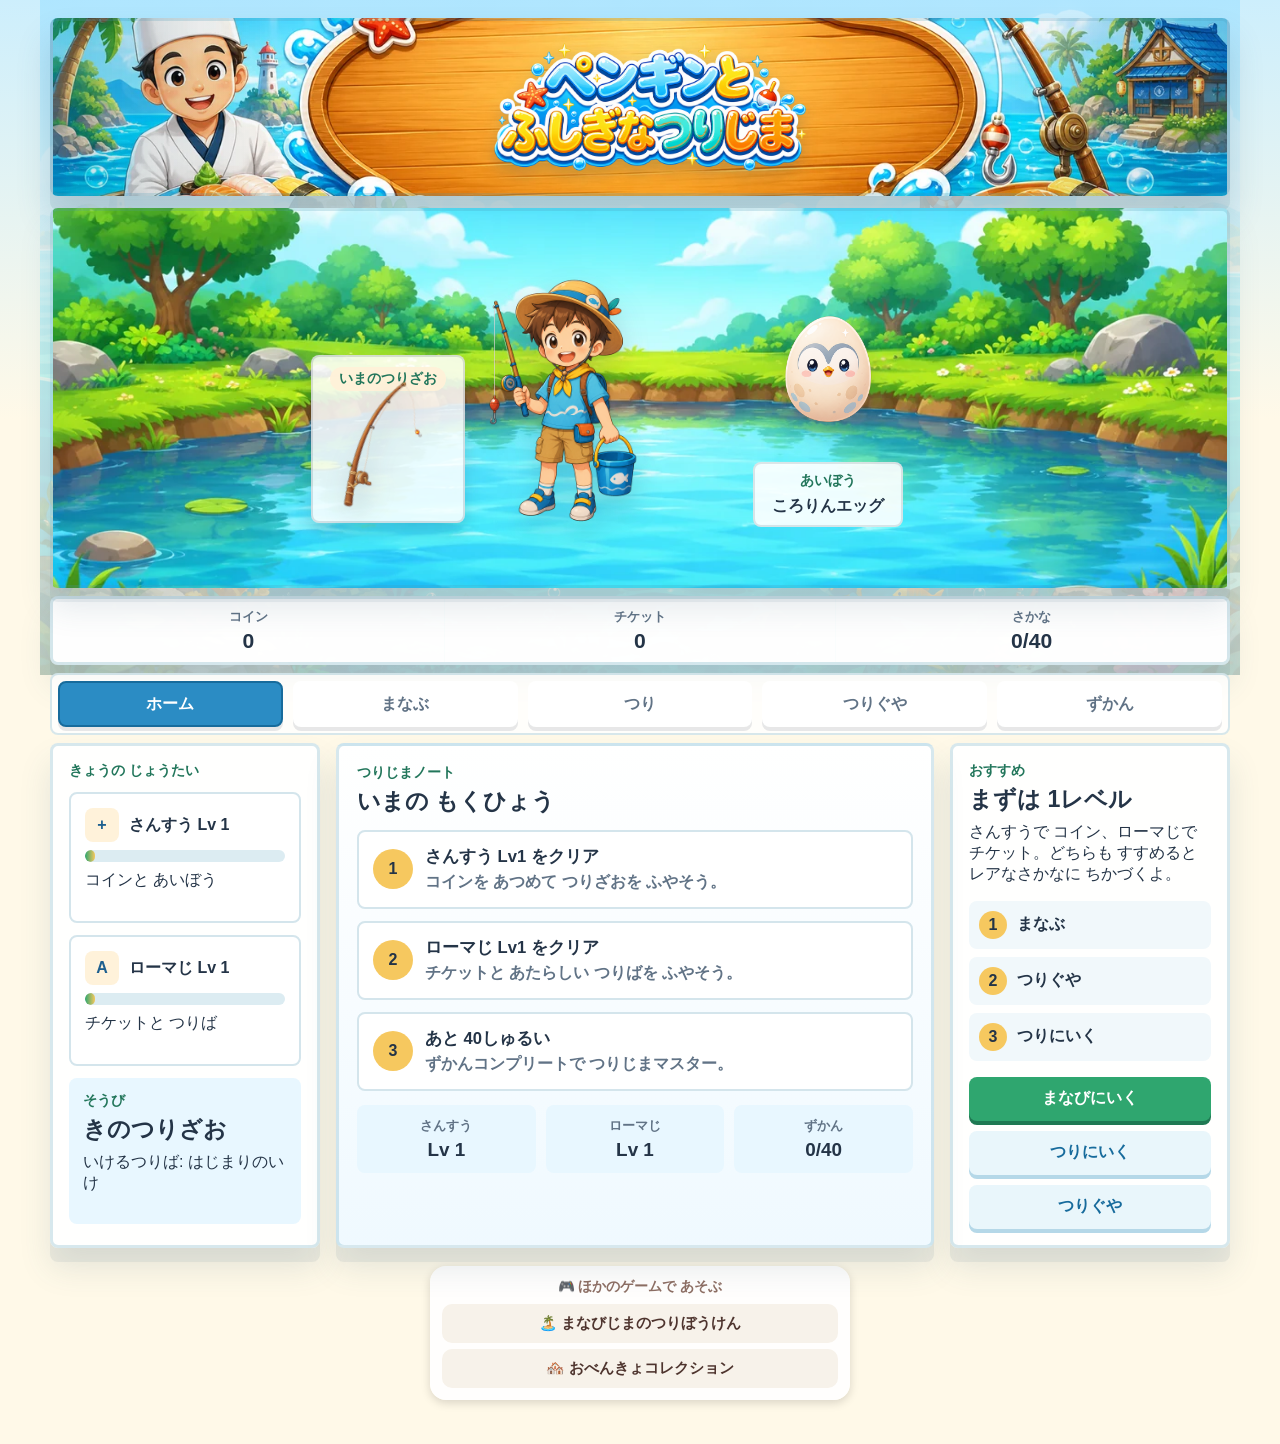
<file: index.html>
<!doctype html>
<html lang="ja">
  <head>
    <meta charset="utf-8" />
    <meta name="viewport" content="width=device-width, initial-scale=1" />
    <title>ペンギンとふしぎなつりじま</title>
    <link rel="stylesheet" href="./style.css" />
  </head>
  <body>
    <main class="app">
      <header class="hero hero-main">
        <div class="title-banner">
          <img class="title-logo" src="./assets/ui/title_logo.png" alt="ペンギンとふしぎなつりじま" />
          <h1 class="title-text-fallback"><span>ペンギンと</span><span>ふしぎなつりじま</span></h1>
        </div>
        <section class="hero-stage" aria-label="しゅじんこうとあいぼう">
          <div class="hero-sky">
            <span class="sun"></span>
            <span class="cloud one"></span>
            <span class="cloud two"></span>
          </div>
          <div class="hero-island"></div>
          <div class="hero-water"></div>
          <div class="hero-rod-card">
            <p class="mini-label">いまのつりざお</p>
            <img id="hero-rod-image" class="hero-rod-image" src="./assets/rods/rod_wood.png" alt="" />
          </div>
          <img id="hero-avatar" class="hero-avatar" src="./assets/characters/hero_lv01.png" alt="しゅじんこう" />
          <div class="hero-buddy-wrap">
            <div id="buddy-art" class="penguin egg" aria-hidden="true"></div>
            <div class="buddy-nameplate">
              <p class="mini-label">あいぼう</p>
              <strong id="buddy-name">ころりんエッグ</strong>
            </div>
          </div>
        </section>
      </header>

      <section class="wallet" aria-label="もちもの">
        <div><span>コイン</span><strong id="coin-count">0</strong></div>
        <div><span>チケット</span><strong id="ticket-count">0</strong></div>
        <div><span>さかな</span><strong id="fish-count">0/40</strong></div>
      </section>

      <nav class="tabs" aria-label="メニュー">
        <button class="tab is-active" data-view="home">ホーム</button>
        <button class="tab" data-view="learn">まなぶ</button>
        <button class="tab" data-view="fish">つり</button>
        <button class="tab" data-view="shop">つりぐや</button>
        <button class="tab" data-view="book">ずかん</button>
      </nav>

      <section id="home-view" class="view is-active">
        <div class="island-dashboard">
          <aside class="panel dashboard-side">
            <p class="mini-label">きょうの じょうたい</p>
            <article class="stat-card compact" data-jump="learn" data-subject="math">
              <div>
                <span class="stat-icon">+</span>
                <strong>さんすう Lv <span id="home-math-level">1</span></strong>
              </div>
              <div class="meter"><span id="math-meter"></span></div>
              <p>コインと あいぼう</p>
            </article>
            <article class="stat-card compact" data-jump="learn" data-subject="roma">
              <div>
                <span class="stat-icon">A</span>
                <strong>ローマじ Lv <span id="home-roma-level">1</span></strong>
              </div>
              <div class="meter"><span id="roma-meter"></span></div>
              <p>チケットと つりば</p>
            </article>
            <article class="gear-card">
              <p class="mini-label">そうび</p>
              <h2 id="home-rod">きのつりざお</h2>
              <p id="home-place">いけるつりば: はじまりのいけ</p>
            </article>
          </aside>

          <section class="main-island panel" aria-label="つりじま">
            <p class="mini-label">つりじまノート</p>
            <h2>いまの もくひょう</h2>
            <div class="quest-board">
              <article>
                <span>1</span>
                <strong id="next-math-goal">さんすうを すすめよう</strong>
                <p>コインを あつめて つりざおを ふやそう。</p>
              </article>
              <article>
                <span>2</span>
                <strong id="next-roma-goal">ローマじを すすめよう</strong>
                <p>チケットと あたらしい つりばを ふやそう。</p>
              </article>
              <article>
                <span>3</span>
                <strong id="next-book-goal">さかなを あつめよう</strong>
                <p>ずかんコンプリートで つりじまマスター。</p>
              </article>
            </div>
            <div class="progress-summary">
              <div><span>さんすう</span><strong id="summary-math">Lv 1</strong></div>
              <div><span>ローマじ</span><strong id="summary-roma">Lv 1</strong></div>
              <div><span>ずかん</span><strong id="summary-book">0/40</strong></div>
            </div>
            <div id="reward-board" class="reward-board" hidden></div>
          </section>

          <aside class="panel next-panel">
            <p class="mini-label">おすすめ</p>
            <h2>まずは 1レベル</h2>
            <p>さんすうで コイン、ローマじで チケット。どちらも すすめると レアなさかなに ちかづくよ。</p>
            <div class="goal-list">
              <div><span>1</span> まなぶ</div>
              <div><span>2</span> つりぐや</div>
              <div><span>3</span> つりにいく</div>
            </div>
            <div class="action-row vertical">
              <button class="primary" data-go="learn">まなびにいく</button>
              <button class="secondary" data-go="fish">つりにいく</button>
              <button class="secondary" data-go="shop">つりぐや</button>
            </div>
          </aside>
        </div>
      </section>

      <section id="learn-view" class="view">
        <div class="learn-shell">
          <aside class="panel learn-menu">
            <p class="mini-label">まなぶもの</p>
            <div class="subject-tabs">
              <button class="subject-button is-active" data-subject="math">さんすう</button>
              <button class="subject-button" data-subject="roma">ローマじ</button>
            </div>
            <p class="mini-label level-label">れべる</p>
            <div id="level-list" class="level-list" aria-label="れべる"></div>
          </aside>

          <article class="panel quiz-panel">
            <div id="level-toast" class="level-toast" aria-live="polite"></div>
            <div class="quiz-top">
              <div>
                <p id="quiz-subject" class="mini-label">さんすう</p>
                <h2 id="quiz-level">Lv 1</h2>
              </div>
              <strong id="quiz-score">0/5</strong>
            </div>
            <div class="sushi-counter">
              <div class="lane-light"></div>
              <div id="sushi-lane" class="sushi-lane" aria-label="すしレーン"></div>
            </div>
            <div class="sushi-master-stage" aria-hidden="true">
              <img class="sushi-chef" src="./assets/ui/sushi_chef.png" alt="" />
              <div class="chef-counter">
                <div id="served-plate" class="served-plate white"><span>1</span></div>
              </div>
            </div>
            <div class="question-card">
              <div id="answer-stamp" class="answer-stamp" aria-hidden="true"></div>
              <p id="question-guide" class="mini-label">こたえを いれてね</p>
              <div id="question-text" class="question-text"></div>
              <div id="answer-area" class="answer-area"></div>
            </div>
            <p id="feedback" class="feedback" aria-live="polite"></p>
            <div class="action-row">
              <button id="check-answer" class="primary">こたえる</button>
              <button id="next-question" class="secondary" hidden>つぎへ</button>
              <button id="retry-level" class="secondary" hidden>もういちど</button>
            </div>
          </article>
        </div>
      </section>

      <section id="fish-view" class="view">
        <article class="panel fishing-panel">
          <div>
            <p class="mini-label">つりば</p>
            <h2 id="fish-place-name">はじまりのいけ</h2>
          </div>
          <div id="place-list" class="place-list"></div>
          <div class="water-scene">
            <div class="scene-backdrop">
              <span class="scene-sun"></span>
              <span class="scene-moon"></span>
              <span class="scene-rock rock-one"></span>
              <span class="scene-rock rock-two"></span>
              <span class="scene-reef reef-one"></span>
              <span class="scene-reef reef-two"></span>
              <span class="scene-isle"></span>
            </div>
            <div class="rod-line"></div>
            <img id="active-rod-image" class="active-rod-image" src="./assets/rods/rod_wood.png" alt="" />
            <div id="catch-display" class="catch-display">?</div>
          </div>
          <p id="fish-message">チケットを 1まい つかって つれるよ。</p>
          <button id="fish-button" class="primary">つる</button>
        </article>
      </section>

      <section id="shop-view" class="view">
        <article class="panel">
          <div class="section-head">
            <div>
              <p class="mini-label">つりぐや</p>
              <h2>つりざお</h2>
            </div>
            <p id="shop-message">さんすうを がんばると かえるよ。</p>
          </div>
          <div id="rod-list" class="rod-list"></div>
        </article>
      </section>

      <section id="book-view" class="view">
        <article class="panel">
          <div class="section-head">
            <div>
              <p class="mini-label">さかなずかん</p>
              <h2 id="book-title">0/40</h2>
            </div>
            <button id="reset-button" class="danger">さいしょから</button>
          </div>
          <div id="fish-book" class="fish-book"></div>
        </article>
      </section>
    </main>

    <div id="evolution-modal" class="modal" hidden>
      <div class="modal-card evolution-card">
        <p class="mini-label">あれ……？</p>
        <div id="evolution-buddy" class="penguin egg glow"></div>
        <h2 id="evolution-title">ようすが……！</h2>
        <p id="evolution-text">あいぼうが ひかっている！</p>
        <button id="close-evolution" class="primary">すすむ</button>
      </div>
    </div>

    <div id="clear-modal" class="modal" hidden>
      <div class="modal-card clear-card">
        <p id="clear-subject" class="mini-label">クリア！</p>
        <h2 id="clear-title">レベル クリア！</h2>
        <p id="clear-text">よくできました！</p>
        <button id="close-clear" class="primary">つぎへ</button>
      </div>
    </div>

    <div id="place-modal" class="modal" hidden>
      <div class="modal-card place-unlock-card">
        <p class="mini-label">あたらしい つりば！</p>
        <h2 id="place-unlock-title">つりばが ひらいた！</h2>
        <p id="place-unlock-text">いってみよう。</p>
        <button id="close-place" class="primary">すすむ</button>
      </div>
    </div>

    <div id="ending-modal" class="modal" hidden>
      <div class="modal-card">
        <p class="mini-label">つりじまマスター！</p>
        <h2>ぜんぶの さかなを みつけた！</h2>
        <p>すごい！きみは でんせつの つりめいじん！</p>
        <button id="close-ending" class="primary">やったね</button>
      </div>
    </div>

    <script src="./script.js"></script>
  <!-- ▼▼ ゲームせんたくメニュー（まなびゲームズ そうごリンク） ▼▼ -->
<style>
.gs-box {
  margin: 18px auto 8px; padding: 12px; max-width: 420px;
  background: rgba(255,255,255,.92); border-radius: 16px;
  box-shadow: 0 3px 10px rgba(0,0,0,.15); text-align: center;
}
.gs-box .gs-title { font-size: .85rem; color: #8d6e63; margin-bottom: 8px; font-weight: bold; }
.gs-box .gs-links { display: flex; flex-direction: column; gap: 6px; }
.gs-box .gs-item {
  display: block; padding: 10px 12px; border-radius: 10px; text-decoration: none;
  color: #4e342e; background: #f7f2ea; font-size: .92rem; font-weight: bold;
}
.gs-box .gs-item:hover { background: #ffe9c7; }
</style>
<script>
(function () {
  var GAMES = [
    { id: "tsurijima",  label: "🐧 ペンギンとふしぎなつりじま", url: "https://manabi-games.github.io/tsurijima-game/" },
    { id: "manabijima", label: "🏝️ まなびじまのつりぼうけん",   url: "https://manabi-games.github.io/tsurijima-game/manabijima/" },
    { id: "town",       label: "🏘️ おべんきょコレクション",     url: "https://manabi-games.github.io/manabi-town/" }
  ];
  var CURRENT = "tsurijima";
  function build() {
    var home = document.getElementById("home-view");
    if (!home || document.querySelector(".gs-box")) return;
    var box = document.createElement("div");
    box.className = "gs-box";
    var html = '<div class="gs-title">🎮 ほかのゲームで あそぶ</div><div class="gs-links">';
    GAMES.forEach(function (g) {
      if (g.id === CURRENT) return;
      html += '<a class="gs-item" href="' + g.url + '">' + g.label + "</a>";
    });
    html += "</div>";
    box.innerHTML = html;
    home.appendChild(box);
  }
  if (document.readyState === "loading") document.addEventListener("DOMContentLoaded", build);
  else build();
})();
</script>
<!-- ▲▲ ゲームせんたくメニュー ▲▲ -->

</body>
</html>
</file>
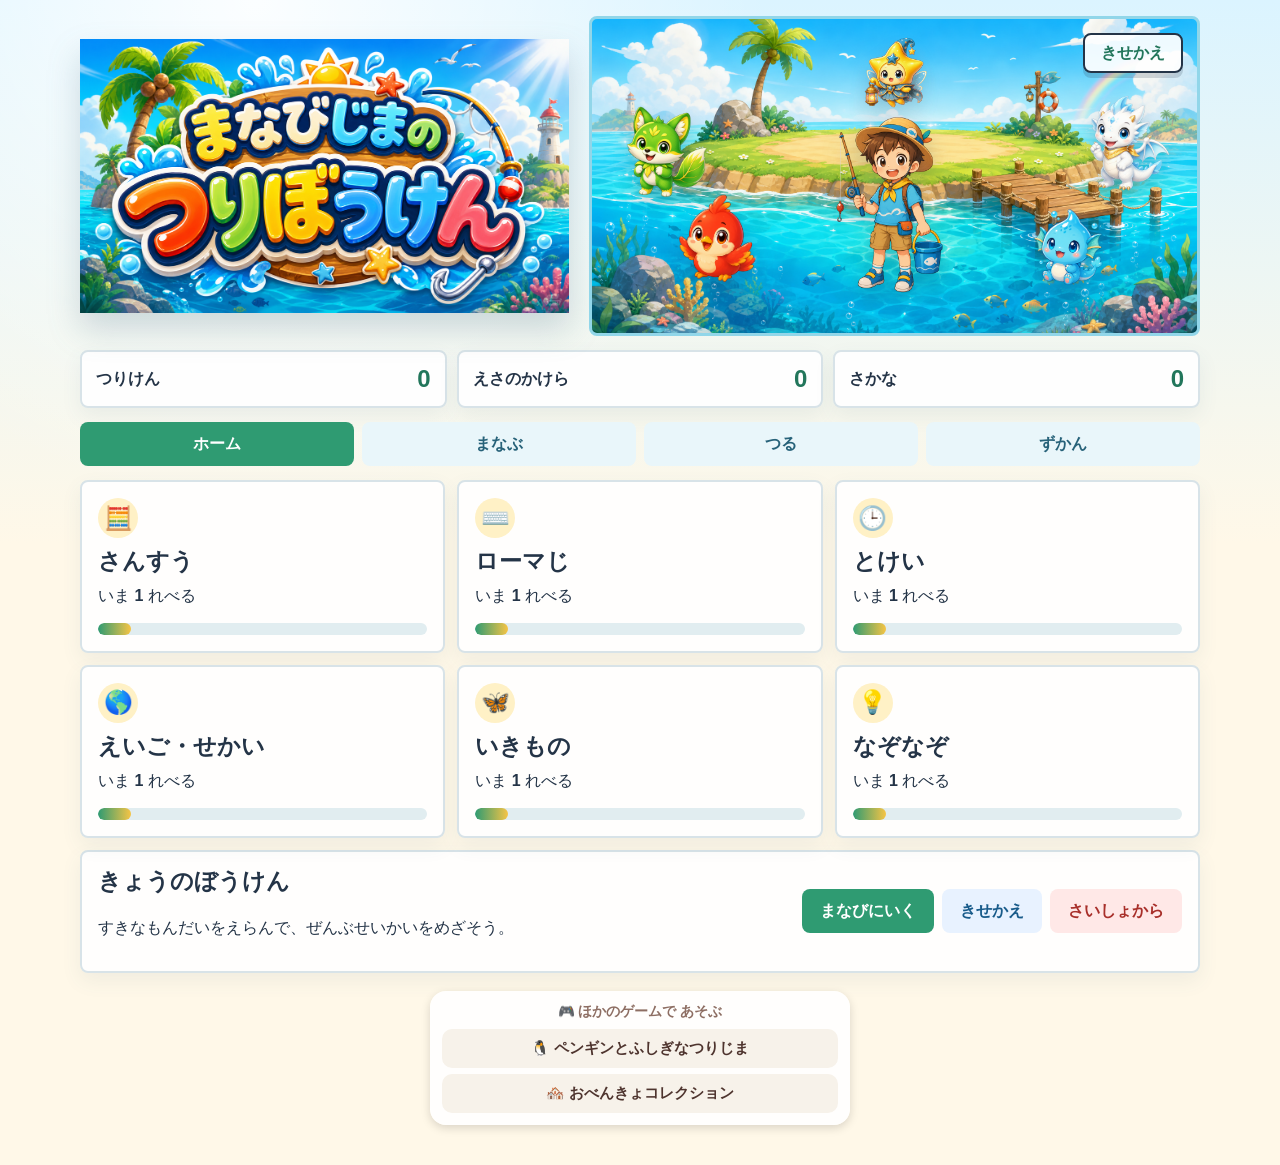
<file: manabijima/index.html>
<!doctype html>
<html lang="ja">
  <head>
    <meta charset="utf-8" />
    <meta name="viewport" content="width=device-width, initial-scale=1" />
    <title>まなびじまのつりぼうけん</title>
    <link rel="stylesheet" href="./style.css" />
  </head>
  <body>
    <main class="app">
      <section class="hero" aria-labelledby="game-title">
        <div class="hero__text">
          <div class="title-logo">
            <img src="./assets/ui/title_banner.png" alt="まなびじまの つりぼうけん" />
            <h1 id="game-title">まなびじまの つりぼうけん</h1>
          </div>
        </div>
        <div class="stage" aria-label="しゅじんこう">
          <button class="stage-look-button" data-go="look">きせかえ</button>
          <div class="sun"></div>
          <div class="cloud cloud--one"></div>
          <div class="cloud cloud--two"></div>
          <div id="animal-buddy" class="buddy buddy--back-left"></div>
          <div id="quiz-buddy" class="buddy buddy--back-center"></div>
          <div id="world-buddy" class="buddy buddy--back-right"></div>
          <div id="red-buddy" class="buddy buddy--left"></div>
          <div id="avatar" class="avatar"></div>
          <div id="buddy" class="buddy buddy--right"></div>
          <div class="island"></div>
          <div class="water"></div>
        </div>
      </section>

      <section class="status-bar" aria-label="もちもの">
        <div>
          <span>つりけん</span>
          <strong id="ticket-count">0</strong>
        </div>
        <div>
          <span>えさのかけら</span>
          <strong id="bait-count">0</strong>
        </div>
        <div>
          <span>さかな</span>
          <strong id="fish-count">0</strong>
        </div>
      </section>

      <nav class="tabs" aria-label="メニュー">
        <button class="tab is-active" data-view="home">ホーム</button>
        <button class="tab" data-view="study">まなぶ</button>
        <button class="tab" data-view="fish">つる</button>
        <button class="tab" data-view="book">ずかん</button>
      </nav>

      <section id="home-view" class="view is-active">
        <div class="progress-grid">
          <article class="panel subject-card" data-home-subject="math" tabindex="0">
            <span class="subject-icon">🧮</span>
            <h2>さんすう</h2>
            <p>いま <strong id="math-level">1</strong> れべる</p>
            <div class="meter"><span id="math-meter"></span></div>
          </article>
          <article class="panel subject-card" data-home-subject="roma" tabindex="0">
            <span class="subject-icon">⌨️</span>
            <h2>ローマじ</h2>
            <p>いま <strong id="roma-level">1</strong> れべる</p>
            <div class="meter"><span id="roma-meter"></span></div>
          </article>
          <article class="panel subject-card" data-home-subject="word" tabindex="0">
            <span class="subject-icon">🕒</span>
            <h2>とけい</h2>
            <p>いま <strong id="word-level">1</strong> れべる</p>
            <div class="meter"><span id="word-meter"></span></div>
          </article>
          <article class="panel subject-card" data-home-subject="world" tabindex="0">
            <span class="subject-icon">🌎</span>
            <h2>えいご・せかい</h2>
            <p>いま <strong id="world-level">1</strong> れべる</p>
            <div class="meter"><span id="world-meter"></span></div>
          </article>
          <article class="panel subject-card" data-home-subject="animal" tabindex="0">
            <span class="subject-icon">🦋</span>
            <h2>いきもの</h2>
            <p>いま <strong id="animal-level">1</strong> れべる</p>
            <div class="meter"><span id="animal-meter"></span></div>
          </article>
          <article class="panel subject-card" data-home-subject="quiz" tabindex="0">
            <span class="subject-icon">💡</span>
            <h2>なぞなぞ</h2>
            <p>いま <strong id="quiz-level">1</strong> れべる</p>
            <div class="meter"><span id="quiz-meter"></span></div>
          </article>
        </div>
        <div class="panel story-panel">
          <h2>きょうのぼうけん</h2>
          <p id="story-text">すきなもんだいをえらんで、ぜんぶせいかいをめざそう。</p>
          <div class="home-actions">
            <button class="primary" data-go="study">まなびにいく</button>
            <button class="secondary" data-go="look">きせかえ</button>
            <button class="danger reset-control">さいしょから</button>
          </div>
        </div>
      </section>

      <section id="look-view" class="view">
        <div class="panel look-panel">
          <div class="look-head">
            <div>
              <p class="eyebrow">すがたえらび</p>
              <h2>すきなすがた</h2>
            </div>
            <button id="look-auto" class="secondary">ぜんぶおまかせ</button>
          </div>
          <p class="look-help">できるようになったすがたからえらべるよ。</p>
          <div id="look-picker" class="look-picker"></div>
        </div>
      </section>

      <section id="study-view" class="view">
        <div class="subject-picker" id="subject-picker"></div>
        <div class="level-picker" id="level-picker" aria-label="れべるをえらぶ"></div>
        <div class="panel quiz-panel" id="quiz-panel">
          <div id="answer-mark" class="answer-mark" aria-hidden="true"></div>
          <div class="quiz-head">
            <div>
              <p class="eyebrow" id="quiz-subtitle">さんすう</p>
              <h2 id="quiz-title">れべる 1</h2>
            </div>
            <div class="score-pill"><span id="question-count">1</span>/5</div>
          </div>
          <p id="question-guide" class="question-guide">こたえを いれよう</p>
          <div id="question-box" class="question-box"></div>
          <div id="answer-box" class="answer-box"></div>
          <div class="quiz-actions">
            <button id="check-answer" class="primary">こたえる</button>
            <button id="next-question" class="secondary" hidden>つぎへ</button>
            <button id="retry-level" class="secondary" hidden>もういちど</button>
            <button id="next-level" class="primary" hidden>つぎのれべる</button>
            <button id="go-fishing" class="secondary" hidden>つりにいく</button>
          </div>
          <p id="feedback" class="feedback" aria-live="polite"></p>
        </div>
      </section>

      <section id="fish-view" class="view">
        <div class="panel fishing-panel">
          <div class="fishing-stage" id="fishing-stage">
            <div class="pond-sky"></div>
            <div class="pond-water"></div>
            <div class="rod"></div>
            <div class="float"></div>
          </div>
          <div class="fishing-info">
            <p class="eyebrow" id="place-name">はじまりのいけ</p>
            <h2>つりをする</h2>
            <p id="fishing-message">つりけんをつかって、さかなをつろう。</p>
            <button id="fish-button" class="primary">つる</button>
          </div>
        </div>
      </section>

      <section id="book-view" class="view">
        <div class="panel">
          <div class="book-head">
            <div>
              <p class="eyebrow">さかなずかん</p>
              <h2>みつけたさかな</h2>
            </div>
            <button class="danger reset-control">さいしょから</button>
          </div>
          <div id="fish-book" class="fish-book"></div>
        </div>
      </section>
    </main>

    <div id="evolution-modal" class="evolution-modal" hidden>
      <div class="evolution-card">
        <p class="eyebrow">ぱわーあっぷ！</p>
        <div class="evolution-stage">
          <img id="evolution-before" alt="" />
          <span>→</span>
          <img id="evolution-after" alt="" />
        </div>
        <h2 id="evolution-title">すがたがかわった！</h2>
        <p id="evolution-message">とてもつよくなったよ。</p>
        <button id="close-evolution" class="primary">すすむ</button>
      </div>
    </div>

    <script src="./script.js"></script>
  <!-- ▼▼ ゲームせんたくメニュー（まなびゲームズ そうごリンク） ▼▼ -->
<style>
.gs-box {
  margin: 18px auto 8px; padding: 12px; max-width: 420px;
  background: rgba(255,255,255,.92); border-radius: 16px;
  box-shadow: 0 3px 10px rgba(0,0,0,.15); text-align: center;
}
.gs-box .gs-title { font-size: .85rem; color: #8d6e63; margin-bottom: 8px; font-weight: bold; }
.gs-box .gs-links { display: flex; flex-direction: column; gap: 6px; }
.gs-box .gs-item {
  display: block; padding: 10px 12px; border-radius: 10px; text-decoration: none;
  color: #4e342e; background: #f7f2ea; font-size: .92rem; font-weight: bold;
}
.gs-box .gs-item:hover { background: #ffe9c7; }
</style>
<script>
(function () {
  var GAMES = [
    { id: "tsurijima",  label: "🐧 ペンギンとふしぎなつりじま", url: "https://manabi-games.github.io/tsurijima-game/" },
    { id: "manabijima", label: "🏝️ まなびじまのつりぼうけん",   url: "https://manabi-games.github.io/tsurijima-game/manabijima/" },
    { id: "town",       label: "🏘️ おべんきょコレクション",     url: "https://manabi-games.github.io/manabi-town/" }
  ];
  var CURRENT = "manabijima";
  function build() {
    var home = document.getElementById("home-view");
    if (!home || document.querySelector(".gs-box")) return;
    var box = document.createElement("div");
    box.className = "gs-box";
    var html = '<div class="gs-title">🎮 ほかのゲームで あそぶ</div><div class="gs-links">';
    GAMES.forEach(function (g) {
      if (g.id === CURRENT) return;
      html += '<a class="gs-item" href="' + g.url + '">' + g.label + "</a>";
    });
    html += "</div>";
    box.innerHTML = html;
    home.appendChild(box);
  }
  if (document.readyState === "loading") document.addEventListener("DOMContentLoaded", build);
  else build();
})();
</script>
<!-- ▲▲ ゲームせんたくメニュー ▲▲ -->

</body>
</html>
</file>
<file: style.css>
:root {
  color-scheme: light;
  --bg: #f5fbff;
  --ink: #243447;
  --muted: #617386;
  --panel: #ffffff;
  --line: #d4e5ec;
  --blue: #2b8cc4;
  --blue-dark: #176b9c;
  --green: #2fa66f;
  --yellow: #f6c85f;
  --orange: #f28c38;
  --red: #e35c54;
  --purple: #7a6bd6;
  font-family: Arial, "Hiragino Sans", "Yu Gothic", sans-serif;
}

* {
  box-sizing: border-box;
}

body {
  margin: 0;
  min-height: 100vh;
  background:
    linear-gradient(180deg, rgba(201, 236, 255, 0.86), rgba(245, 251, 255, 0.6) 420px),
    url("./assets/backgrounds/main_stage.png") top center / 1200px auto no-repeat fixed,
    #f5fbff;
  color: var(--ink);
}

button,
input {
  font: inherit;
}

button {
  min-height: 44px;
  border: 0;
  border-radius: 8px;
  font-weight: 800;
  cursor: pointer;
}

button:disabled {
  cursor: not-allowed;
  opacity: 0.5;
}

.app {
  width: min(980px, calc(100% - 22px));
  margin: 0 auto;
  padding: 8px 0 72px;
}

.hero {
  display: grid;
  grid-template-columns: 1.2fr 0.8fr;
  gap: 12px;
  align-items: stretch;
}

.hero-copy,
.buddy-stage,
.panel,
.wallet {
  border: 2px solid rgba(36, 52, 71, 0.1);
  background: rgba(255, 255, 255, 0.92);
  box-shadow: 0 12px 24px rgba(54, 95, 118, 0.14);
}

.hero-copy {
  min-height: 210px;
  padding: 22px;
  border-radius: 8px;
}

.eyebrow,
.mini-label {
  margin: 0 0 6px;
  color: var(--blue-dark);
  font-size: 0.86rem;
  font-weight: 800;
}

h1,
h2,
p {
  margin-top: 0;
}

h1 {
  margin-bottom: 10px;
  font-size: clamp(2rem, 6vw, 4rem);
  line-height: 1.03;
  letter-spacing: 0;
}

h2 {
  margin-bottom: 8px;
  font-size: 1.45rem;
  line-height: 1.2;
  letter-spacing: 0;
}

.buddy-stage {
  position: relative;
  display: grid;
  place-items: center;
  min-height: 210px;
  padding: 14px;
  overflow: hidden;
  border-radius: 8px;
  text-align: center;
  background:
    linear-gradient(180deg, rgba(219, 246, 255, 0.96), rgba(255, 255, 255, 0.94)),
    var(--panel);
}

.sky-dot {
  position: absolute;
  inset: auto 18px 18px auto;
  width: 64px;
  height: 64px;
  border-radius: 50%;
  background: var(--yellow);
  opacity: 0.65;
}

.wallet {
  display: grid;
  grid-template-columns: repeat(3, 1fr);
  gap: 1px;
  margin: 8px 0;
  overflow: hidden;
  border-radius: 8px;
}

.wallet div {
  padding: 9px 10px;
  background: rgba(255, 255, 255, 0.8);
  text-align: center;
}

.wallet span {
  display: block;
  color: var(--muted);
  font-size: 0.82rem;
  font-weight: 800;
}

.wallet strong {
  display: block;
  margin-top: 3px;
  font-size: 1.32rem;
}

.tabs {
  position: fixed;
  z-index: 20;
  left: 0;
  right: 0;
  bottom: 0;
  display: grid;
  grid-template-columns: repeat(5, 1fr);
  gap: 1px;
  padding: 6px;
  background: rgba(234, 245, 250, 0.96);
  border-top: 1px solid var(--line);
}

.tab {
  min-height: 54px;
  border-radius: 8px;
  background: #fff;
  color: var(--muted);
}

.tab.is-active {
  background: var(--blue);
  color: #fff;
}

.view {
  display: none;
}

.view.is-active {
  display: block;
}

.panel {
  margin-top: 12px;
  padding: 16px;
  border-radius: 8px;
}

.home-grid {
  display: grid;
  grid-template-columns: repeat(3, 1fr);
  gap: 12px;
}

.stat-card {
  cursor: pointer;
}

.meter {
  width: 100%;
  height: 12px;
  overflow: hidden;
  border-radius: 999px;
  background: #dcecf2;
}

.meter span {
  display: block;
  width: 0;
  height: 100%;
  border-radius: inherit;
  background: linear-gradient(90deg, var(--green), var(--yellow));
  transition: width 0.25s ease;
}

.action-row {
  display: flex;
  flex-wrap: wrap;
  gap: 10px;
  margin-top: 12px;
}

.primary,
.secondary,
.danger {
  min-width: 112px;
  padding: 0 16px;
}

.primary {
  background: var(--green);
  color: #fff;
  box-shadow: 0 4px 0 #1f7953;
}

.secondary {
  background: #e9f6fb;
  color: var(--blue-dark);
  box-shadow: 0 4px 0 #b5d8e8;
}

.danger {
  background: #ffe4e2;
  color: #b73731;
  box-shadow: 0 4px 0 #f0b2ad;
}

.subject-tabs {
  display: grid;
  grid-template-columns: repeat(2, 1fr);
  gap: 10px;
  margin-top: 12px;
}

.subject-button {
  background: #fff;
  color: var(--blue-dark);
  border: 2px solid var(--line);
}

.subject-button.is-active {
  border-color: var(--blue);
  background: var(--blue);
  color: #fff;
}

.level-list {
  display: grid;
  grid-template-columns: repeat(5, 1fr);
  gap: 8px;
  margin-top: 12px;
}

.level-button {
  min-width: 0;
  background: #fff;
  border: 2px solid var(--line);
  color: var(--ink);
}

.level-button.is-active {
  border-color: var(--orange);
  background: #fff2da;
}

.level-button.is-locked {
  color: var(--muted);
  background: #edf2f5;
}

.quiz-top,
.section-head {
  display: flex;
  justify-content: space-between;
  gap: 12px;
  align-items: flex-start;
}

#quiz-score {
  min-width: 66px;
  padding: 8px 10px;
  border-radius: 999px;
  background: #fff2da;
  text-align: center;
}

.sushi-lane {
  position: relative;
  display: grid;
  grid-template-columns: repeat(5, 1fr);
  gap: 8px;
  margin: 14px 0;
  padding: 12px;
  overflow: hidden;
  border-radius: 8px;
  background:
    repeating-linear-gradient(90deg, rgba(36, 52, 71, 0.08) 0 18px, transparent 18px 36px),
    #d8edf4;
}

.sushi-plate {
  position: relative;
  display: grid;
  place-items: center;
  min-height: 54px;
  border-radius: 999px;
  border: 4px solid #f5f5f5;
  background: #fff;
  box-shadow: inset 0 -5px rgba(36, 52, 71, 0.08);
  color: var(--muted);
  font-weight: 900;
}

.sushi-plate::before {
  content: "";
  position: absolute;
  width: 42px;
  height: 22px;
  border-radius: 50% 50% 45% 45%;
  background: #ff8f78;
  transform: translateY(-3px);
}

.sushi-plate span {
  position: relative;
  z-index: 1;
  transform: translateY(14px);
}

.sushi-plate.blue { border-color: #70b7e8; }
.sushi-plate.silver { border-color: #cbd4dc; background: linear-gradient(135deg, #fff, #dfe7ec); }
.sushi-plate.gold { border-color: #f2c34b; background: #fff8da; }
.sushi-plate.rainbow {
  border-color: transparent;
  background:
    linear-gradient(#fff, #fff) padding-box,
    linear-gradient(90deg, #ff6b6b, #ffd166, #4ecdc4, #5b8def, #b76cff) border-box;
}

.sushi-master-stage {
  position: relative;
  min-height: 220px;
  margin: 8px 0 0;
  overflow: hidden;
  border: 2px solid #bfe2e8;
  border-radius: 8px;
  background:
    linear-gradient(180deg, rgba(255, 250, 228, 0.95) 0 48%, rgba(220, 243, 247, 0.9) 48% 100%),
    repeating-linear-gradient(90deg, rgba(48, 148, 192, 0.14) 0 18px, transparent 18px 38px);
  box-shadow: inset 0 -14px rgba(32, 122, 158, 0.12);
}

.sushi-master-stage::before {
  content: "";
  position: absolute;
  inset: auto 0 0;
  height: 68px;
  background:
    linear-gradient(180deg, rgba(177, 112, 52, 0.92), rgba(137, 78, 34, 0.98)),
    repeating-linear-gradient(90deg, rgba(255, 255, 255, 0.16) 0 2px, transparent 2px 44px);
  border-top: 4px solid rgba(255, 234, 171, 0.9);
}

.sushi-chef {
  position: absolute;
  left: 50%;
  bottom: 18px;
  z-index: 2;
  width: min(250px, 42%);
  max-height: 216px;
  object-fit: contain;
  transform: translateX(-50%);
  filter: drop-shadow(0 12px 14px rgba(32, 52, 71, 0.18));
  pointer-events: none;
}

.chef-counter {
  position: absolute;
  left: 50%;
  bottom: 18px;
  z-index: 3;
  width: min(290px, 46%);
  height: 92px;
  transform: translateX(-50%);
  pointer-events: none;
}

.served-plate {
  position: absolute;
  left: 50%;
  bottom: 5px;
  width: 96px;
  height: 58px;
  display: grid;
  place-items: center;
  border: 5px solid #f5f5f5;
  border-radius: 999px;
  background: #fff;
  box-shadow: 0 10px 16px rgba(36, 52, 71, 0.18), inset 0 -8px rgba(36, 52, 71, 0.08);
  color: var(--ink);
  font-weight: 900;
  transform: translate(-50%, 0);
}

.served-plate::before {
  content: "";
  position: absolute;
  width: 58px;
  height: 28px;
  border-radius: 55% 55% 46% 46%;
  background: linear-gradient(180deg, #ffb071, #ff6e5e);
  transform: translateY(-4px);
}

.served-plate span {
  position: relative;
  z-index: 1;
  min-width: 28px;
  padding: 2px 7px;
  border-radius: 999px;
  background: rgba(255, 255, 255, 0.9);
  transform: translateY(17px);
}

.served-plate.blue { border-color: #70b7e8; }
.served-plate.silver { border-color: #cbd4dc; background: linear-gradient(135deg, #fff, #dfe7ec); }
.served-plate.gold { border-color: #f2c34b; background: #fff8da; }
.served-plate.rainbow {
  border-color: transparent;
  background:
    linear-gradient(#fff, #fff) padding-box,
    linear-gradient(90deg, #ff6b6b, #ffd166, #4ecdc4, #5b8def, #b76cff) border-box;
}

.quiz-panel.is-serving .sushi-chef {
  animation: chefServe 360ms ease-out both;
}

.quiz-panel.is-serving .served-plate {
  animation: plateServe 360ms ease-out both;
}

.quiz-panel.is-serving .question-card {
  animation: questionPop 280ms ease-out both;
}

.sushi-plate.done::after,
.sushi-plate.miss::after {
  position: absolute;
  inset: -5px;
  display: grid;
  place-items: center;
  border-radius: inherit;
  color: #fff;
  font-size: 1.5rem;
}

.sushi-plate.done::after {
  content: "できた";
  background: rgba(47, 166, 111, 0.86);
}

.sushi-plate.miss::after {
  content: "おしい";
  background: rgba(227, 92, 84, 0.82);
}

.question-card {
  position: relative;
  padding: 14px;
  border: 2px solid var(--line);
  border-radius: 8px;
  background: #fff;
  transform-origin: center top;
}

.answer-stamp {
  position: absolute;
  left: 50%;
  top: 50%;
  z-index: 8;
  display: grid;
  place-items: center;
  width: 132px;
  height: 132px;
  border: 9px solid currentColor;
  border-radius: 50%;
  background: rgba(255, 255, 255, 0.72);
  font-size: 5.2rem;
  font-weight: 900;
  line-height: 1;
  opacity: 0;
  pointer-events: none;
  transform: translate(-50%, -50%) rotate(-9deg) scale(0.55);
}

.answer-stamp.is-ok {
  color: #2fa66f;
}

.answer-stamp.is-ng {
  color: #e35c54;
}

.answer-stamp.is-visible {
  animation: stampPop 520ms ease-out both;
}

.question-text {
  min-height: 70px;
  display: grid;
  place-items: center;
  font-size: clamp(2rem, 8vw, 4rem);
  font-weight: 900;
  text-align: center;
  white-space: pre-line;
}

.answer-area {
  margin-top: 12px;
}

.answer-area input {
  width: 100%;
  min-height: 54px;
  padding: 0 14px;
  border: 2px solid var(--line);
  border-radius: 8px;
  font-size: 1.35rem;
  font-weight: 800;
}

.choice-grid {
  display: grid;
  grid-template-columns: repeat(2, 1fr);
  gap: 8px;
}

.choice-grid button {
  border: 2px solid var(--line);
  background: #fff;
  color: var(--ink);
}

.choice-grid button.is-selected {
  border-color: var(--blue);
  background: #e5f5ff;
}

.feedback {
  min-height: 28px;
  margin: 10px 0 0;
  font-weight: 900;
}

@keyframes chefServe {
  from { transform: translateX(-50%) translateY(8px) scale(0.98); }
  to { transform: translateX(-50%) translateY(0) scale(1); }
}

@keyframes plateServe {
  from { transform: translate(-50%, -18px) scale(0.84); opacity: 0.4; }
  to { transform: translate(-50%, 0) scale(1); opacity: 1; }
}

@keyframes questionPop {
  from { transform: translateY(-6px); opacity: 0.72; }
  to { transform: translateY(0); opacity: 1; }
}

@keyframes stampPop {
  0% { opacity: 0; transform: translate(-50%, -50%) rotate(-14deg) scale(0.55); }
  56% { opacity: 1; transform: translate(-50%, -50%) rotate(-9deg) scale(1.12); }
  100% { opacity: 1; transform: translate(-50%, -50%) rotate(-9deg) scale(1); }
}

@keyframes levelToast {
  0% { opacity: 0; transform: translate(-50%, -14px) scale(0.82); }
  20% { opacity: 1; transform: translate(-50%, 0) scale(1.06); }
  72% { opacity: 1; transform: translate(-50%, 0) scale(1); }
  100% { opacity: 0; transform: translate(-50%, -8px) scale(0.96); }
}

.place-list,
.rod-list {
  display: grid;
  gap: 8px;
}

.place-list {
  grid-template-columns: repeat(2, 1fr);
}

.place-button,
.rod-card {
  border: 2px solid var(--line);
  border-radius: 8px;
  background: #fff;
}

.place-button {
  position: relative;
  padding: 10px;
  padding-left: 48px;
  text-align: left;
}

.place-button.is-active {
  border-color: var(--blue);
  background: #e5f5ff;
}

.water-scene {
  position: relative;
  display: grid;
  place-items: center;
  height: 360px;
  margin: 12px 0;
  overflow: hidden;
  border-radius: 8px;
  background:
    linear-gradient(180deg, #9ddff7 0 32%, #44add1 32% 100%);
  background-position: center;
  background-size: cover;
}

.scene-backdrop {
  position: absolute;
  inset: 0;
  overflow: hidden;
  display: none;
}

.scene-sun,
.scene-moon,
.scene-rock,
.scene-reef,
.scene-isle,
.place-chip {
  position: absolute;
  display: block;
}

.scene-sun {
  right: 44px;
  top: 26px;
  width: 48px;
  height: 48px;
  border-radius: 50%;
  background: #ffd65a;
  box-shadow: 0 0 0 12px rgba(255, 214, 90, 0.22);
}

.scene-moon {
  display: none;
  right: 58px;
  top: 30px;
  width: 44px;
  height: 44px;
  border-radius: 50%;
  background: #e8f5ff;
  box-shadow: -12px 0 0 #4969c9, 0 0 18px rgba(232, 245, 255, 0.8);
}

.scene-rock {
  bottom: 88px;
  width: 96px;
  height: 42px;
  border-radius: 48% 52% 12px 12px;
  background: #8c9aa8;
}

.rock-one { left: 26px; }
.rock-two { right: 42px; transform: scale(0.72); }

.scene-reef {
  display: none;
  bottom: 28px;
  width: 80px;
  height: 70px;
  border-radius: 50% 50% 8px 8px;
  background: #ff8fb3;
  clip-path: polygon(45% 0, 62% 34%, 88% 8%, 72% 54%, 100% 72%, 62% 68%, 52% 100%, 40% 68%, 0 78%, 30% 54%, 12% 12%, 38% 34%);
}

.reef-one { left: 42px; }
.reef-two { right: 56px; transform: scale(0.72); background: #8be8ff; }

.scene-isle {
  display: none;
  left: 50%;
  bottom: 92px;
  width: 180px;
  height: 88px;
  border-radius: 50% 50% 10px 10px;
  background: #d7a85b;
  box-shadow: inset 0 18px #7ec857;
  transform: translateX(-50%);
}

.place-chip {
  left: 12px;
  top: 50%;
  width: 26px;
  height: 26px;
  border-radius: 50%;
  transform: translateY(-50%);
  background: #55bce2;
  box-shadow: inset 0 -5px rgba(36, 52, 71, 0.12);
}

.place-chip.pond { background: #7ec857; }
.place-chip.river { background: linear-gradient(135deg, #8be8ff, #55bce2); }
.place-chip.coast { background: linear-gradient(135deg, #ffd166, #55bce2); }
.place-chip.deep { background: linear-gradient(135deg, #4969c9, #13294b); }
.place-chip.phantom { background: linear-gradient(135deg, #ff6bcb, #ffd166, #55bce2); }

.water-scene.place-pond {
  background:
    linear-gradient(180deg, rgba(255,255,255,0.02), rgba(0,78,120,0.08)),
    url("./assets/stages/stage_pond.webp") center / cover no-repeat;
}

.water-scene.place-river {
  background:
    linear-gradient(180deg, rgba(255,255,255,0.02), rgba(0,78,120,0.08)),
    url("./assets/stages/stage_river.webp") center / cover no-repeat;
}

.water-scene.place-river .scene-rock {
  background: #7b8b94;
}

.water-scene.place-coast {
  background:
    linear-gradient(180deg, rgba(255,255,255,0.02), rgba(0,78,120,0.08)),
    url("./assets/stages/stage_coast.webp") center / cover no-repeat;
}

.water-scene.place-deep {
  background:
    linear-gradient(180deg, rgba(0,20,54,0.04), rgba(0,10,32,0.18)),
    url("./assets/stages/stage_deep.webp") center / cover no-repeat;
}

.water-scene.place-deep .scene-sun,
.water-scene.place-deep .scene-rock {
  display: none;
}

.water-scene.place-deep .scene-moon,
.water-scene.place-deep .scene-reef {
  display: block;
}

.water-scene.place-phantom {
  background:
    linear-gradient(180deg, rgba(255,255,255,0.04), rgba(80,20,120,0.08)),
    url("./assets/stages/stage_phantom.webp") center / cover no-repeat;
}

.water-scene.place-phantom .scene-isle {
  display: block;
}

.water-scene.place-phantom .scene-rock {
  display: none;
}

.water-scene::after {
  content: "";
  position: absolute;
  left: 0;
  right: 0;
  bottom: 0;
  height: 42%;
  background: linear-gradient(180deg, transparent, rgba(18, 93, 130, 0.12));
  pointer-events: none;
}

.rod-line {
  position: absolute;
  z-index: 4;
  top: 42px;
  left: 46%;
  width: 3px;
  height: 170px;
  background: rgba(255, 255, 255, 0.86);
  transform: rotate(16deg);
  transform-origin: top;
  box-shadow: 0 0 3px rgba(36, 52, 71, 0.42);
}

.active-rod-image {
  position: absolute;
  z-index: 3;
  left: 8px;
  top: 24px;
  width: 240px;
  height: 240px;
  object-fit: contain;
  transform: rotate(-11deg);
  transform-origin: 18% 86%;
  filter: drop-shadow(0 12px 12px rgba(36, 52, 71, 0.22));
  pointer-events: none;
}

.catch-display {
  position: relative;
  z-index: 5;
  display: grid;
  place-items: center;
  width: 260px;
  height: 190px;
  border-radius: 8px;
  background: rgba(255, 255, 255, 0.88);
  border: 2px solid rgba(255,255,255,0.82);
  font-size: 2rem;
  font-weight: 900;
  box-shadow: 0 12px 24px rgba(36, 52, 71, 0.18);
}

.catch-display img {
  max-width: 230px;
  max-height: 164px;
}

.rod-card {
  display: grid;
  grid-template-columns: 1fr 108px auto;
  gap: 10px;
  align-items: center;
  padding: 12px;
}

.rod-card h3,
.rod-card p {
  margin: 0 0 5px;
}

.rod-card span {
  color: var(--muted);
  font-size: 0.86rem;
  font-weight: 800;
}

.rod-card.is-equipped {
  border-color: var(--green);
  background: #effbf4;
}

.rod-preview {
  position: relative;
  width: 108px;
  height: 84px;
}

.rod-preview img {
  display: block;
  width: 100%;
  height: 100%;
  object-fit: contain;
  filter: drop-shadow(0 8px 9px rgba(36, 52, 71, 0.18));
}

.rod-rainbow .rod-preview img {
  filter: drop-shadow(0 0 10px rgba(91, 141, 239, 0.42));
}

.fish-book {
  display: grid;
  grid-template-columns: repeat(4, 1fr);
  gap: 10px;
}

.fish-card {
  min-height: 150px;
  padding: 10px;
  border: 2px solid var(--line);
  border-radius: 8px;
  background: #fff;
  text-align: center;
}

.fish-card.locked {
  background: #edf2f5;
  color: var(--muted);
}

.fish-art {
  display: grid;
  place-items: center;
  height: 64px;
  margin-bottom: 8px;
}

.fish-art img {
  max-width: 90px;
  max-height: 62px;
}

.css-fish {
  position: relative;
  width: 72px;
  height: 36px;
  border-radius: 55% 45% 45% 55%;
  background: var(--fish-color, #74c0fc);
}

.css-fish::before {
  content: "";
  position: absolute;
  right: -19px;
  top: 6px;
  width: 0;
  height: 0;
  border-top: 12px solid transparent;
  border-bottom: 12px solid transparent;
  border-left: 22px solid var(--fish-color, #74c0fc);
}

.css-fish::after {
  content: "";
  position: absolute;
  left: 16px;
  top: 9px;
  width: 7px;
  height: 7px;
  border-radius: 50%;
  background: #223;
}

.rarity-normal { color: #25764f; }
.rarity-rare { color: #1d76b8; }
.rarity-legend { color: #a96500; }
.rarity-mythic { color: #8234c9; }

.penguin {
  position: relative;
  width: 94px;
  height: 110px;
  margin: 0 auto 8px;
}

.penguin-sprite {
  position: relative;
  display: grid;
  place-items: center;
  width: 150px;
  height: 150px;
  margin: 0 auto 8px;
}

.penguin-sprite img {
  display: block;
  width: 100%;
  height: 100%;
  object-fit: contain;
  filter: drop-shadow(0 12px 12px rgba(36, 52, 71, 0.18));
}

.penguin-sprite.egg {
  width: 136px;
  height: 136px;
}

.penguin-sprite.king {
  width: 170px;
  height: 170px;
}

.penguin::before {
  content: "";
  position: absolute;
  inset: 14px 14px 0;
  border-radius: 48% 48% 42% 42%;
  background: var(--penguin-body, #26384d);
  box-shadow: inset 0 -8px rgba(0, 0, 0, 0.08);
}

.penguin::after {
  content: "";
  position: absolute;
  left: 31px;
  top: 42px;
  width: 32px;
  height: 44px;
  border-radius: 50%;
  background: #fff8ed;
}

.penguin.egg::before {
  inset: 12px 20px 0;
  border-radius: 50% 50% 44% 44%;
  background: #fff6d7;
  border: 4px solid #f1d58b;
}

.penguin.egg::after {
  left: 38px;
  top: 45px;
  width: 18px;
  height: 18px;
  background: #ffe9a8;
}

.egg-shine {
  position: absolute;
  z-index: 2;
  left: 34px;
  top: 24px;
  width: 18px;
  height: 32px;
  border-radius: 50%;
  background: rgba(255, 255, 255, 0.62);
  transform: rotate(22deg);
}

.penguin.chick { --penguin-body: #7cc7e6; }
.penguin.cap { --penguin-body: #246d9f; }
.penguin.pirate { --penguin-body: #2d3347; }
.penguin.king { --penguin-body: #5f84df; }

.penguin.chick .face,
.penguin.cap .face,
.penguin.pirate .face,
.penguin.king .face {
  display: none;
}

.penguin:not(.egg) .beak,
.penguin:not(.egg) .eye-left,
.penguin:not(.egg) .eye-right,
.penguin:not(.egg) .wing-left,
.penguin:not(.egg) .wing-right,
.penguin:not(.egg) .badge {
  position: absolute;
  z-index: 2;
}

.penguin:not(.egg) .beak {
  left: 40px;
  top: 36px;
  width: 16px;
  height: 12px;
  border-radius: 50%;
  background: #ffb84d;
}

.penguin:not(.egg) .eye-left,
.penguin:not(.egg) .eye-right {
  top: 29px;
  width: 7px;
  height: 7px;
  border-radius: 50%;
  background: #111;
}

.penguin:not(.egg) .eye-left { left: 34px; }
.penguin:not(.egg) .eye-right { right: 34px; }

.penguin:not(.egg) .wing-left,
.penguin:not(.egg) .wing-right {
  top: 52px;
  width: 22px;
  height: 46px;
  border-radius: 60% 30% 70% 35%;
  background: var(--penguin-body, #26384d);
  box-shadow: inset 0 -6px rgba(0, 0, 0, 0.08);
}

.penguin:not(.egg) .wing-left {
  left: 5px;
  transform: rotate(22deg);
}

.penguin:not(.egg) .wing-right {
  right: 5px;
  transform: rotate(-22deg);
}

.penguin.chick .wing-left,
.penguin.chick .wing-right {
  width: 18px;
  height: 34px;
  top: 60px;
  background: #9de3f6;
}

.penguin.cap .hat,
.penguin.pirate .hat,
.penguin.king .hat {
  position: absolute;
  z-index: 3;
  left: 28px;
  top: 4px;
  width: 42px;
  height: 18px;
  border-radius: 8px 8px 4px 4px;
  background: var(--hat-color, #f6c85f);
}

.penguin.cap .hat::after {
  content: "";
  position: absolute;
  left: 30px;
  top: 11px;
  width: 26px;
  height: 7px;
  border-radius: 999px;
  background: #ffd65a;
}

.penguin.pirate .hat { --hat-color: #1e2430; }

.penguin.pirate .hat::after {
  content: "";
  position: absolute;
  left: 9px;
  top: 5px;
  width: 24px;
  height: 8px;
  border-radius: 999px;
  background: #f4f0e6;
}

.penguin.pirate .badge {
  left: 52px;
  top: 60px;
  width: 18px;
  height: 18px;
  border-radius: 50%;
  background: #e35c54;
  box-shadow: 0 0 0 3px rgba(255, 255, 255, 0.42);
}

.penguin.king .hat {
  --hat-color: #f6c85f;
  clip-path: polygon(0 100%, 0 35%, 22% 70%, 50% 8%, 78% 70%, 100% 35%, 100% 100%);
}

.penguin.king::before {
  box-shadow: inset 0 -8px rgba(0, 0, 0, 0.08), 0 0 0 5px rgba(139, 232, 255, 0.22);
}

.penguin.king .badge {
  left: 39px;
  top: 80px;
  width: 18px;
  height: 22px;
  border-radius: 8px;
  background: linear-gradient(180deg, #fff, #8be8ff);
}

.glow {
  animation: glow 1s ease-in-out infinite alternate;
}

@keyframes glow {
  from { filter: drop-shadow(0 0 8px #fff); transform: scale(1); }
  to { filter: drop-shadow(0 0 26px #ffe66d); transform: scale(1.08); }
}

.modal {
  position: fixed;
  z-index: 50;
  inset: 0;
  display: grid;
  place-items: center;
  padding: 20px;
  background: rgba(13, 29, 42, 0.68);
}

.modal[hidden] {
  display: none;
}

.modal-card {
  width: min(420px, 100%);
  padding: 22px;
  border-radius: 8px;
  background: #fff;
  text-align: center;
  box-shadow: 0 24px 70px rgba(0, 0, 0, 0.28);
}

.clear-card,
.place-unlock-card {
  border: 4px solid #fff;
  background:
    radial-gradient(circle at 20% 18%, rgba(255, 255, 255, 0.94), transparent 22%),
    linear-gradient(180deg, #fff8d8, #e2f8ff);
  animation: modalCelebrate 520ms ease-out both;
}

.clear-card h2,
.place-unlock-card h2 {
  color: #176b9c;
  font-size: 2rem;
  text-shadow: 0 3px 0 rgba(246, 200, 95, 0.42);
}

.clear-card::before,
.place-unlock-card::before {
  content: "★ ★ ★";
  display: block;
  margin-bottom: 8px;
  color: #f6c85f;
  font-size: 2rem;
  letter-spacing: 0.18em;
  animation: starTwinkle 780ms ease-in-out infinite alternate;
}

/* PC-first layout refresh */
body {
  background:
    linear-gradient(180deg, rgba(198, 237, 255, 0.88), rgba(255, 249, 232, 0.74) 420px),
    url("./assets/backgrounds/main_stage.png") top center / 1200px auto no-repeat fixed,
    #fff9e8;
}

.app {
  width: min(1180px, calc(100% - 32px));
  padding: 18px 0 36px;
}

.hero {
  grid-template-columns: minmax(0, 1.25fr) 330px;
  gap: 16px;
}

.hero-copy,
.buddy-stage,
.panel,
.wallet {
  border: 3px solid rgba(76, 150, 178, 0.22);
  box-shadow: 0 14px 0 rgba(54, 95, 118, 0.08), 0 20px 32px rgba(54, 95, 118, 0.13);
}

.hero-copy {
  min-height: 230px;
  padding: 28px;
  background:
    linear-gradient(135deg, rgba(255, 255, 255, 0.95), rgba(255, 248, 216, 0.93)),
    #fff;
}

.eyebrow,
.mini-label {
  color: #22765b;
}

h1 {
  font-size: clamp(3rem, 6vw, 5.1rem);
  color: #1d5f8f;
  text-shadow: 0 5px 0 rgba(246, 200, 95, 0.34);
}

.buddy-stage {
  min-height: 230px;
}

.tabs {
  position: sticky;
  top: 8px;
  left: auto;
  right: auto;
  bottom: auto;
  gap: 10px;
  margin: 8px 0;
  padding: 6px;
  border: 2px solid rgba(76, 150, 178, 0.22);
  border-radius: 8px;
  background: rgba(255, 255, 255, 0.82);
  backdrop-filter: blur(8px);
}

.tab {
  min-height: 46px;
  border: 2px solid transparent;
  box-shadow: 0 4px 0 rgba(36, 52, 71, 0.11);
}

.tab.is-active {
  border-color: #176b9c;
}

.island-dashboard {
  display: grid;
  grid-template-columns: 270px minmax(0, 1fr) 280px;
  gap: 16px;
  align-items: stretch;
}

.dashboard-side,
.next-panel,
.main-island,
.quiz-panel {
  margin-top: 0;
}

.quiz-panel {
  position: relative;
}

.level-toast {
  position: absolute;
  left: 50%;
  top: 74px;
  z-index: 12;
  display: grid;
  place-items: center;
  min-width: 190px;
  padding: 12px 24px;
  border: 4px solid #fff;
  border-radius: 999px;
  background: linear-gradient(180deg, #ffe46b, #ffbd4a);
  color: #10527d;
  font-size: 1.7rem;
  font-weight: 900;
  opacity: 0;
  pointer-events: none;
  transform: translate(-50%, -12px) scale(0.86);
  text-shadow: 0 2px 0 rgba(255, 255, 255, 0.8);
  box-shadow: 0 12px 0 rgba(36, 52, 71, 0.12), 0 18px 26px rgba(36, 52, 71, 0.18);
}

.level-toast.is-visible {
  animation: levelToast 1.05s ease-out both;
}

.stat-card.compact {
  display: grid;
  gap: 8px;
  margin-top: 12px;
  padding: 14px;
  border: 2px solid var(--line);
  border-radius: 8px;
  background: #fff;
}

.stat-card.compact > div:first-child {
  display: flex;
  gap: 10px;
  align-items: center;
}

.stat-icon {
  display: grid;
  place-items: center;
  width: 34px;
  height: 34px;
  border-radius: 8px;
  background: #fff2da;
  color: #1d5f8f;
  font-weight: 900;
}

.gear-card {
  margin-top: 12px;
  padding: 14px;
  border-radius: 8px;
  background: #e8f7ff;
}

.main-island {
  position: relative;
  min-height: auto;
  overflow: visible;
  padding: 18px;
  background:
    linear-gradient(180deg, rgba(255, 255, 255, 0.96), rgba(239, 249, 255, 0.96)),
    #fff;
}

.island-sky,
.island-scene {
  position: absolute;
  inset: 0;
}

.sun {
  position: absolute;
  right: 40px;
  top: 34px;
  width: 74px;
  height: 74px;
  border-radius: 50%;
  background: #ffd65a;
  box-shadow: 0 0 0 16px rgba(255, 214, 90, 0.25);
}

.cloud {
  position: absolute;
  width: 132px;
  height: 38px;
  border-radius: 999px;
  background: rgba(255, 255, 255, 0.94);
}

.cloud::before,
.cloud::after {
  content: "";
  position: absolute;
  bottom: 12px;
  border-radius: 50%;
  background: inherit;
}

.cloud::before {
  left: 18px;
  width: 48px;
  height: 48px;
}

.cloud::after {
  right: 20px;
  width: 58px;
  height: 58px;
}

.cloud.one {
  top: 74px;
  left: 56px;
}

.cloud.two {
  top: 126px;
  right: 178px;
  transform: scale(0.72);
}

.island-ground {
  position: absolute;
  left: 13%;
  right: 13%;
  bottom: 92px;
  height: 124px;
  border-radius: 50% 50% 12px 12px;
  background: #d7a85b;
  box-shadow: inset 0 24px #7ec857, 0 16px 0 rgba(30, 90, 80, 0.08);
}

.sea-band {
  position: absolute;
  left: 0;
  right: 0;
  bottom: 0;
  height: 124px;
  background:
    repeating-linear-gradient(90deg, rgba(255,255,255,0.28) 0 34px, transparent 34px 68px),
    linear-gradient(180deg, #55bce2, #248ab7);
}

.dock {
  position: absolute;
  z-index: 2;
  left: 54%;
  bottom: 98px;
  width: 180px;
  height: 26px;
  border-radius: 8px;
  background: repeating-linear-gradient(90deg, #9b653a 0 28px, #86542d 28px 34px);
  transform: rotate(-5deg);
}

.penguin-home {
  position: absolute;
  z-index: 3;
  left: 35%;
  bottom: 138px;
  transform: scale(1.45);
}

.island-caption {
  position: absolute;
  z-index: 4;
  left: 22px;
  right: 22px;
  bottom: 18px;
  padding: 14px 16px;
  border-radius: 8px;
  background: rgba(255, 255, 255, 0.9);
}

.quest-board {
  display: grid;
  gap: 12px;
  margin-top: 14px;
}

.quest-board article {
  display: grid;
  grid-template-columns: 40px 1fr;
  gap: 4px 12px;
  align-items: center;
  padding: 14px;
  border: 2px solid var(--line);
  border-radius: 8px;
  background: #fff;
}

.quest-board article span {
  grid-row: span 2;
  display: grid;
  place-items: center;
  width: 40px;
  height: 40px;
  border-radius: 50%;
  background: var(--yellow);
  color: #243447;
  font-weight: 900;
}

.quest-board article strong {
  font-size: 1.04rem;
}

.quest-board article p {
  margin: 0;
  color: var(--muted);
  font-weight: 700;
}

.progress-summary {
  display: grid;
  grid-template-columns: repeat(3, 1fr);
  gap: 10px;
  margin-top: 14px;
}

.progress-summary div {
  padding: 12px;
  border-radius: 8px;
  background: #e8f7ff;
  text-align: center;
}

.progress-summary span {
  display: block;
  color: var(--muted);
  font-size: 0.82rem;
  font-weight: 800;
}

.progress-summary strong {
  display: block;
  margin-top: 4px;
  font-size: 1.18rem;
}

.reward-board {
  display: grid;
  gap: 10px;
  margin-top: 14px;
}

.reward-board[hidden] {
  display: none;
}

.reward-card {
  display: grid;
  grid-template-columns: 76px 1fr;
  gap: 12px;
  align-items: center;
  padding: 14px;
  border: 3px solid rgba(246, 200, 95, 0.8);
  border-radius: 8px;
  background:
    radial-gradient(circle at 94% 12%, rgba(255, 255, 255, 0.9), transparent 22%),
    linear-gradient(135deg, #fff7ce, #e2fbff 58%, #fff);
  box-shadow: 0 8px 0 rgba(54, 95, 118, 0.08), 0 14px 24px rgba(54, 95, 118, 0.12);
}

.reward-card > span {
  display: grid;
  place-items: center;
  width: 66px;
  height: 66px;
  border-radius: 50%;
  background: linear-gradient(180deg, #ffe66d, #f6b84f);
  color: #6c3b00;
  font-weight: 900;
  box-shadow: inset 0 -5px rgba(139, 79, 18, 0.18), 0 5px 0 rgba(54, 95, 118, 0.12);
}

.reward-card strong {
  display: block;
  margin-bottom: 4px;
  color: #176b9c;
  font-size: 1.06rem;
}

.reward-card p {
  margin: 0;
  color: #243447;
  font-weight: 800;
  line-height: 1.7;
}

.goal-list {
  display: grid;
  gap: 8px;
  margin: 16px 0;
}

.goal-list div {
  display: flex;
  gap: 10px;
  align-items: center;
  padding: 10px;
  border-radius: 8px;
  background: #f1f8fb;
  font-weight: 800;
}

.goal-list span {
  display: grid;
  place-items: center;
  width: 28px;
  height: 28px;
  border-radius: 50%;
  background: var(--yellow);
}

.action-row.vertical {
  display: grid;
}

.learn-shell {
  display: grid;
  grid-template-columns: 300px minmax(0, 1fr);
  gap: 12px;
  align-items: start;
}

.learn-menu {
  position: sticky;
  top: 86px;
}

.learn-menu .subject-tabs {
  grid-template-columns: 1fr;
  margin-top: 8px;
}

.level-label {
  margin-top: 12px;
}

.learn-menu .level-list {
  grid-template-columns: repeat(4, 1fr);
  gap: 6px;
}

.sushi-counter {
  position: relative;
  margin: 10px 0;
  padding: 12px 14px 18px;
  overflow: hidden;
  border: 3px solid #a8d8e8;
  border-radius: 8px;
  background:
    linear-gradient(180deg, #fff 0 22%, #d8edf4 22% 100%);
}

.lane-light {
  height: 18px;
  margin-bottom: 10px;
  border-radius: 999px;
  background: repeating-linear-gradient(90deg, #ffcf5a 0 24px, #fff2bd 24px 48px);
  box-shadow: inset 0 -3px rgba(36, 52, 71, 0.08);
}

.sushi-counter .sushi-lane {
  gap: 10px;
  margin: 0;
  padding: 10px;
  background:
    repeating-linear-gradient(90deg, rgba(36, 52, 71, 0.1) 0 22px, transparent 22px 44px),
    #b8dce8;
}

.sushi-counter .sushi-lane::before {
  content: "";
  position: absolute;
  inset: 50% 0 auto;
  height: 7px;
  background: rgba(255, 255, 255, 0.65);
  animation: laneMove 1.8s linear infinite;
}

@keyframes laneMove {
  from { transform: translateX(-44px); }
  to { transform: translateX(0); }
}

.sushi-counter .sushi-plate {
  min-height: 58px;
  box-shadow: inset 0 -6px rgba(36, 52, 71, 0.08), 0 8px 0 rgba(36, 52, 71, 0.08);
}

.sushi-counter .sushi-plate::before {
  width: 54px;
  height: 28px;
}

.sushi-counter .sushi-plate.current {
  outline: 4px solid rgba(246, 200, 95, 0.8);
  outline-offset: 3px;
}

.sushi-counter .sushi-plate.incoming {
  animation: plateIn 0.34s ease-out both;
}

@keyframes plateIn {
  from {
    opacity: 0;
    transform: translateX(74px) scale(0.88);
  }
  70% {
    opacity: 1;
    transform: translateX(-4px) scale(1.04);
  }
  to {
    opacity: 1;
    transform: translateX(0) scale(1);
  }
}

.quiz-panel .question-card {
  padding: 14px;
  border: 3px solid var(--line);
}

.quiz-panel .question-text {
  min-height: 82px;
}

.quiz-panel .answer-area input {
  min-height: 54px;
  border-width: 3px;
}

.water-scene {
  isolation: isolate;
}

.water-scene::before {
  content: "";
  position: absolute;
  z-index: 1;
  left: 50%;
  top: 52%;
  width: 22px;
  height: 22px;
  border-radius: 50%;
  border: 4px solid #f6c85f;
  background: #ff6b6b;
  box-shadow: 0 8px 0 rgba(36, 52, 71, 0.12), 0 0 12px rgba(255,255,255,0.62);
  transform: translateX(-50%);
}

.water-scene.is-casting .rod-line {
  animation: castRod 0.42s ease-out;
}

.water-scene.is-casting::before {
  animation: floatCast 0.42s ease-out both;
}

.water-scene.is-biting::before {
  animation: floatBite 0.18s ease-in-out infinite alternate;
}

.water-scene.is-biting::after {
  animation: wavePulse 0.24s ease-in-out infinite alternate;
}

.water-scene.is-reeling .active-rod-image {
  animation: rodPull 0.22s ease-out;
}

.water-scene.is-reeling::before {
  animation: floatPull 0.22s ease-out;
}

.water-scene.is-caught .catch-display {
  animation: catchPop 0.36s ease-out both;
}

.water-scene.is-caught .rod-line {
  animation: reelUp 0.34s ease-out;
}

.catch-display.is-waiting {
  animation: waitBounce 0.28s ease-in-out infinite alternate;
}

@keyframes castRod {
  from { transform: rotate(-28deg); }
  to { transform: rotate(12deg); }
}

@keyframes modalCelebrate {
  from { opacity: 0; transform: translateY(18px) scale(0.9); }
  70% { opacity: 1; transform: translateY(-3px) scale(1.04); }
  to { opacity: 1; transform: translateY(0) scale(1); }
}

@keyframes starTwinkle {
  from { transform: scale(0.96); opacity: 0.72; }
  to { transform: scale(1.06); opacity: 1; }
}

@keyframes rodPull {
  from { transform: rotate(-18deg) translateY(0); }
  55% { transform: rotate(-34deg) translateY(-10px); }
  to { transform: rotate(-14deg) translateY(0); }
}

@keyframes floatPull {
  from { transform: translateX(-50%) scale(1); }
  55% { transform: translateX(-50%) translateY(-18px) scale(1.28); }
  to { transform: translateX(-50%) scale(1); }
}

@keyframes floatCast {
  from {
    opacity: 0;
    transform: translate(-260px, -88px) scale(0.6);
  }
  to {
    opacity: 1;
    transform: translate(-50%, 0) scale(1);
  }
}

@keyframes floatBite {
  from { transform: translate(-50%, -2px) scale(1); }
  to { transform: translate(-50%, 12px) scale(0.92); }
}

@keyframes wavePulse {
  from { opacity: 0.55; transform: translateY(0); }
  to { opacity: 1; transform: translateY(4px); }
}

@keyframes reelUp {
  from { transform: rotate(24deg); }
  to { transform: rotate(12deg); }
}

@keyframes catchPop {
  from {
    opacity: 0;
    transform: translateY(28px) scale(0.72) rotate(-5deg);
  }
  70% {
    opacity: 1;
    transform: translateY(-8px) scale(1.08) rotate(3deg);
  }
  to {
    opacity: 1;
    transform: translateY(0) scale(1) rotate(0);
  }
}

@keyframes waitBounce {
  from { transform: translateY(0); }
  to { transform: translateY(-8px); }
}

.hero-main {
  display: grid;
  grid-template-columns: 1fr;
  gap: 12px;
}

.title-banner {
  position: relative;
  display: grid;
  grid-template-columns: 1fr;
  gap: 2px;
  align-items: center;
  min-height: 144px;
  padding: 18px 270px 18px;
  overflow: hidden;
  border: 3px solid rgba(76, 150, 178, 0.22);
  border-radius: 8px;
  background:
    linear-gradient(90deg, rgba(7, 75, 125, 0.18), transparent 20% 80%, rgba(7, 75, 125, 0.18)),
    url("./assets/ui/title_banner_tsurijima.webp") center / cover no-repeat;
  box-shadow: 0 14px 0 rgba(54, 95, 118, 0.1), 0 22px 34px rgba(54, 95, 118, 0.2);
}

.title-banner::before,
.title-banner::after {
  display: none;
}

.title-banner h1 {
  display: grid;
  gap: 0;
  margin: 0;
  text-align: center;
  font-size: clamp(1.85rem, 3.2vw, 2.9rem);
  line-height: 0.95;
  letter-spacing: 0;
  paint-order: stroke fill;
  -webkit-text-stroke: 2px #fff8d8;
  text-shadow:
    0 4px 0 #0a6fa4,
    0 7px 0 #084c7c,
    0 11px 13px rgba(49, 64, 77, 0.28);
}

.title-logo {
  display: block;
  width: min(650px, 58vw);
  max-height: 136px;
  margin: 0 auto;
  object-fit: contain;
  filter: drop-shadow(0 8px 8px rgba(30, 72, 102, 0.22));
}

.title-text-fallback {
  position: absolute;
  width: 1px;
  height: 1px;
  margin: -1px;
  padding: 0;
  overflow: hidden;
  clip: rect(0 0 0 0);
  white-space: nowrap;
  border: 0;
}

.title-banner h1 span {
  display: block;
}

.title-banner h1 span:first-child {
  color: #ffe457;
}

.title-banner h1 span:last-child {
  color: #76e8ff;
}

.hero-stage {
  position: relative;
  height: clamp(330px, 36vw, 380px);
  min-height: 330px;
  overflow: hidden;
  border: 3px solid rgba(76, 150, 178, 0.22);
  border-radius: 8px;
  background:
    url("./assets/stages/stage_pond.webp") center / cover no-repeat;
  box-shadow: 0 14px 0 rgba(54, 95, 118, 0.08), 0 20px 32px rgba(54, 95, 118, 0.13);
}

.hero-sky {
  display: none;
}

.hero-island {
  display: none;
}

.hero-water {
  display: none;
}

.hero-avatar {
  position: absolute;
  z-index: 3;
  left: 44%;
  bottom: 16px;
  width: min(258px, 22vw);
  max-height: 325px;
  object-fit: contain;
  transform: translateX(-50%);
  filter: drop-shadow(0 14px 14px rgba(36, 52, 71, 0.18));
}

.hero-buddy-wrap {
  position: absolute;
  z-index: 4;
  left: 66%;
  bottom: 58px;
  display: grid;
  place-items: center;
  gap: 8px;
  transform: translateX(-50%);
}

.hero-buddy-wrap .penguin,
.hero-buddy-wrap .penguin-sprite {
  transform: scale(1.08);
  transform-origin: bottom center;
  margin-bottom: 12px;
}

.hero-buddy-wrap .penguin-sprite.king {
  transform: scale(0.98);
}

.buddy-nameplate {
  min-width: 150px;
  padding: 8px 12px;
  border: 2px solid rgba(36, 52, 71, 0.12);
  border-radius: 8px;
  background: rgba(255, 255, 255, 0.9);
  text-align: center;
}

.hero-rod-card {
  position: absolute;
  z-index: 4;
  left: 22%;
  bottom: 62px;
  display: grid;
  place-items: center;
  width: 154px;
  min-height: 150px;
  padding: 10px 10px 14px;
  border: 2px solid rgba(36, 52, 71, 0.14);
  border-radius: 8px;
  background: rgba(255, 255, 255, 0.86);
  box-shadow: 0 10px 16px rgba(36, 52, 71, 0.16);
}

.hero-rod-card .mini-label {
  margin: 0 0 4px;
  padding: 3px 9px;
  border-radius: 999px;
  background: rgba(255, 242, 218, 0.95);
}

.hero-rod-image {
  width: 112px;
  height: 112px;
  object-fit: contain;
  transform: rotate(-14deg);
  transform-origin: 20% 88%;
  filter: drop-shadow(0 12px 12px rgba(36, 52, 71, 0.22));
  pointer-events: none;
}

.app.is-play-view .hero-main {
  display: none;
}

.app.is-play-view .title-banner {
  min-height: 96px;
  padding: 10px 250px;
  background-position: center 48%;
}

.app.is-play-view .title-banner h1 {
  font-size: clamp(1.45rem, 2.45vw, 2.1rem);
  line-height: 0.92;
}

.app.is-play-view .title-logo {
  width: min(420px, 42vw);
  max-height: 82px;
}

.app.is-play-view .hero-stage {
  display: none;
}

.app.is-play-view .wallet {
  display: none;
}

.app.is-play-view .panel {
  margin-top: 6px;
  padding: 10px;
}

.app.is-play-view .tabs {
  top: 4px;
  margin: 4px 0;
  padding: 5px;
}

.app.is-play-view .tab {
  min-height: 42px;
}

.app.is-play-view .learn-shell {
  grid-template-columns: 250px minmax(0, 1fr);
  gap: 8px;
}

.app.is-play-view .learn-menu {
  top: 60px;
}

.app.is-play-view .learn-menu .subject-tabs {
  grid-template-columns: repeat(2, 1fr);
  gap: 6px;
  margin-top: 6px;
}

.app.is-play-view .learn-menu .level-list {
  grid-template-columns: repeat(5, 1fr);
  gap: 5px;
}

.app.is-play-view .subject-button,
.app.is-play-view .level-button {
  min-height: 38px;
  padding: 6px;
}

.app.is-play-view .level-label {
  margin-top: 8px;
}

.app.is-play-view .quiz-top h2 {
  margin: 0;
  font-size: 1.2rem;
}

.app.is-play-view .sushi-counter {
  margin: 6px 0;
  padding: 8px;
}

.app.is-play-view .lane-light {
  display: none;
}

.app.is-play-view .sushi-counter .sushi-lane {
  padding: 8px;
}

.app.is-play-view .sushi-counter .sushi-plate {
  min-height: 46px;
}

.app.is-play-view .sushi-counter .sushi-plate::before {
  width: 44px;
  height: 22px;
}

.app.is-play-view .sushi-master-stage {
  min-height: 122px;
  margin-top: 6px;
}

.app.is-play-view .sushi-chef {
  width: min(170px, 34%);
  max-height: 122px;
}

.app.is-play-view .chef-counter {
  width: min(200px, 38%);
  height: 52px;
  bottom: 8px;
}

.app.is-play-view .served-plate {
  width: 68px;
  height: 40px;
}

.app.is-play-view .question-card {
  padding: 10px;
}

.app.is-play-view .question-text {
  min-height: 62px;
  font-size: clamp(1.8rem, 5vw, 3.2rem);
}

.app.is-play-view .answer-area {
  margin-top: 8px;
}

.app.is-play-view .answer-area input {
  min-height: 46px;
}

.app.is-play-view .feedback {
  min-height: 20px;
  margin-top: 5px;
}

.app.is-play-view .action-row {
  margin-top: 6px;
}

.app.is-play-view .action-row button {
  min-height: 40px;
}

.app.is-play-view .water-scene {
  height: min(360px, calc(100vh - 315px));
  min-height: 300px;
}

@media (max-width: 720px) {
  body {
    background-size: 920px auto;
    background-attachment: scroll;
  }

  .app {
    width: min(100% - 16px, 520px);
    padding-top: 8px;
    padding-bottom: 92px;
  }

  .title-banner {
    min-height: 150px;
    padding: 24px 90px 22px;
    background-position: center;
  }

  .title-banner h1 {
    font-size: clamp(1.4rem, 6.6vw, 2.05rem);
  }

  .hero,
  .home-grid,
  .island-dashboard,
  .learn-shell {
    grid-template-columns: 1fr;
  }

  .hero-copy {
    min-height: auto;
    padding: 18px;
  }

  .buddy-stage {
    min-height: 176px;
  }

  .wallet strong {
    font-size: 1.18rem;
  }

  .tabs {
    position: fixed;
    left: 0;
    right: 0;
    top: auto;
    bottom: 0;
    grid-template-columns: repeat(5, 1fr);
    gap: 1px;
    margin: 0;
    padding: 6px;
    padding-bottom: max(6px, env(safe-area-inset-bottom));
    border-width: 1px 0 0;
    border-radius: 0;
  }

  .level-list {
    grid-template-columns: repeat(4, 1fr);
  }

  .learn-menu {
    position: static;
  }

  .learn-menu .subject-tabs {
    grid-template-columns: repeat(2, 1fr);
  }

  .learn-menu .level-list {
    grid-template-columns: repeat(4, 1fr);
  }

  .sushi-master-stage {
    min-height: 184px;
  }

  .sushi-chef {
    width: min(230px, 58%);
    max-height: 178px;
  }

  .chef-counter {
    width: min(240px, 58%);
    height: 78px;
  }

  .served-plate {
    width: 82px;
    height: 50px;
  }

  .served-plate::before {
    width: 50px;
    height: 24px;
  }

  .main-island {
    min-height: 360px;
  }

  .penguin-home {
    left: 30%;
    transform: scale(1.18);
  }

  .hero-rod-card {
    left: 4%;
    bottom: 104px;
    width: 112px;
    min-height: 124px;
    padding: 8px;
  }

  .hero-rod-card .mini-label {
    font-size: 0.68rem;
  }

  .hero-rod-image {
    width: 86px;
    height: 86px;
  }

  .catch-display {
    width: 190px;
    height: 140px;
  }

  .catch-display img {
    max-width: 170px;
    max-height: 118px;
  }

  .place-list,
  .choice-grid {
    grid-template-columns: 1fr;
  }

  .fish-book {
    grid-template-columns: repeat(2, 1fr);
  }

  .tab {
    min-height: 50px;
    padding: 0 4px;
    font-size: 0.88rem;
  }
}
</file>
<file: manabijima/style.css>
:root {
  color-scheme: light;
  --bg: #fff8e8;
  --ink: #243447;
  --muted: #617386;
  --line: #d8e3e8;
  --panel: #ffffff;
  --green: #2f9b72;
  --green-dark: #22765b;
  --blue: #2889c9;
  --yellow: #f6c445;
  --orange: #f28c38;
  --red: #e6554f;
  font-family: "Arial", "Hiragino Sans", "Yu Gothic", sans-serif;
}

* {
  box-sizing: border-box;
}

body {
  margin: 0;
  min-height: 100vh;
  background:
    radial-gradient(circle at 20% 0%, rgba(255, 255, 255, 0.9), transparent 32rem),
    linear-gradient(180deg, #dbf4ff 0%, var(--bg) 34rem);
  color: var(--ink);
}

button,
input {
  font: inherit;
}

button {
  min-height: 44px;
  border: 0;
  border-radius: 8px;
  cursor: pointer;
  font-weight: 800;
}

button:disabled {
  cursor: not-allowed;
  opacity: 0.55;
}

.app {
  width: min(1120px, calc(100% - 24px));
  margin: 0 auto;
  padding: 16px 0 32px;
}

.hero {
  display: grid;
  grid-template-columns: minmax(440px, 1fr) minmax(480px, 1.25fr);
  gap: 20px;
  align-items: stretch;
  min-height: 320px;
}

.hero__text {
  display: flex;
  flex-direction: column;
  justify-content: center;
  padding: 20px 0;
}

.title-logo {
  position: relative;
  max-width: 620px;
  filter: drop-shadow(0 16px 16px rgba(61, 101, 124, 0.22));
}

.title-logo img {
  display: block;
  width: 100%;
  height: auto;
}

.eyebrow {
  margin: 0 0 6px;
  color: var(--green-dark);
  font-size: 0.9rem;
  font-weight: 800;
}

h1,
h2,
p {
  margin-top: 0;
}

h1 {
  position: absolute;
  width: 1px;
  height: 1px;
  overflow: hidden;
  clip: rect(0 0 0 0);
  white-space: nowrap;
}

h2 {
  margin-bottom: 10px;
  font-size: 1.45rem;
  line-height: 1.2;
  letter-spacing: 0;
}

.stage {
  position: relative;
  overflow: hidden;
  min-height: 320px;
  border: 3px solid #91d6e9;
  border-radius: 8px;
  background: url("./assets/backgrounds/main_stage.png") center / cover no-repeat;
}

.stage-look-button {
  position: absolute;
  z-index: 5;
  right: 14px;
  top: 14px;
  min-height: 40px;
  padding: 0 16px;
  border: 2px solid #243447;
  background: rgba(255, 255, 255, 0.92);
  color: var(--green-dark);
  box-shadow: 0 5px 0 rgba(36, 52, 71, 0.18);
}

.stage-look-button:hover {
  background: #fff8d8;
}

.sun {
  position: absolute;
  display: none;
  top: 28px;
  right: 38px;
  width: 64px;
  height: 64px;
  border-radius: 50%;
  background: #ffd65a;
  box-shadow: 0 0 0 12px rgba(255, 214, 90, 0.23);
}

.cloud {
  position: absolute;
  display: none;
  width: 110px;
  height: 34px;
  border-radius: 999px;
  background: #fff;
  opacity: 0.9;
}

.cloud::before,
.cloud::after {
  content: "";
  position: absolute;
  bottom: 12px;
  border-radius: 50%;
  background: #fff;
}

.cloud::before {
  left: 16px;
  width: 44px;
  height: 44px;
}

.cloud::after {
  right: 18px;
  width: 52px;
  height: 52px;
}

.cloud--one {
  top: 48px;
  left: 42px;
}

.cloud--two {
  top: 104px;
  right: 160px;
  transform: scale(0.72);
}

.island {
  position: absolute;
  display: none;
  left: 12%;
  right: 12%;
  bottom: 38px;
  height: 72px;
  border-radius: 50% 50% 0 0;
  background: #d2a357;
  box-shadow: inset 0 14px #7ec857;
}

.water {
  position: absolute;
  display: none;
  left: 0;
  right: 0;
  bottom: 0;
  height: 48px;
  background: repeating-linear-gradient(90deg, #55bce2 0 34px, #76d4ee 34px 68px);
}

.avatar,
.buddy {
  position: absolute;
  z-index: 2;
}

.avatar {
  left: 50%;
  bottom: 6px;
  width: 180px;
  height: 236px;
  transform: translateX(-50%);
}

.buddy {
  bottom: 18px;
  width: 122px;
  height: 148px;
}

.buddy--left {
  left: 10%;
  bottom: 12px;
  width: 132px;
  height: 158px;
}

.buddy--right {
  right: 11%;
  bottom: 8px;
  width: 124px;
  height: 150px;
}

.buddy--back-left,
.buddy--back-center,
.buddy--back-right {
  z-index: 1;
  opacity: 0.98;
}

.buddy--back-left {
  left: 3%;
  bottom: 112px;
  width: 112px;
  height: 136px;
}

.buddy--back-center {
  left: 50%;
  bottom: 204px;
  width: 94px;
  height: 108px;
  transform: translateX(-50%);
}

.buddy--back-right {
  right: 3%;
  bottom: 120px;
  width: 112px;
  height: 136px;
}

.character-sprite {
  display: block;
  width: 100%;
  height: 100%;
  object-fit: contain;
  filter: drop-shadow(0 10px 10px rgba(34, 52, 71, 0.22));
}

.hero-sprite {
  transform-origin: 50% 100%;
}

.buddy-sprite {
  transform-origin: 50% 100%;
}

.red-buddy-sprite {
  transform-origin: 50% 100%;
}

.world-buddy-sprite,
.animal-buddy-sprite,
.quiz-buddy-sprite {
  transform-origin: 50% 100%;
}

.person {
  position: absolute;
  inset: 0;
}

.head {
  position: absolute;
  left: 37px;
  top: 8px;
  width: 58px;
  height: 58px;
  border: 3px solid #513a2b;
  border-radius: 50%;
  background: #ffd0a4;
}

.hair {
  position: absolute;
  left: 31px;
  top: 0;
  width: 70px;
  height: 38px;
  border-radius: 50% 50% 28% 28%;
  background: #5b3a2b;
}

.eye {
  position: absolute;
  top: 32px;
  width: 7px;
  height: 7px;
  border-radius: 50%;
  background: #243447;
}

.eye--l {
  left: 53px;
}

.eye--r {
  left: 74px;
}

.mouth {
  position: absolute;
  left: 62px;
  top: 47px;
  width: 16px;
  height: 8px;
  border-bottom: 3px solid #b54d4d;
  border-radius: 0 0 16px 16px;
}

.body {
  position: absolute;
  left: 34px;
  top: 68px;
  width: 64px;
  height: 76px;
  border: 3px solid #243447;
  border-radius: 24px 24px 12px 12px;
  background: var(--outfit, #6eb9f2);
}

.arm,
.leg {
  position: absolute;
  border: 3px solid #243447;
  background: #ffd0a4;
}

.arm {
  top: 78px;
  width: 20px;
  height: 58px;
  border-radius: 12px;
}

.arm--l {
  left: 18px;
  transform: rotate(10deg);
}

.arm--r {
  right: 16px;
  transform: rotate(-18deg);
}

.leg {
  top: 135px;
  width: 22px;
  height: 38px;
  border-radius: 10px;
  background: #315f8f;
}

.leg--l {
  left: 44px;
}

.leg--r {
  right: 44px;
}

.item {
  position: absolute;
  right: 0;
  top: 72px;
  width: 58px;
  height: 58px;
}

.item::before {
  content: "";
  position: absolute;
  left: 22px;
  top: 2px;
  width: 7px;
  height: 62px;
  border-radius: 8px;
  background: #7b5438;
  transform: rotate(22deg);
}

.item__head {
  content: "";
  position: absolute;
  right: 7px;
  bottom: 4px;
  width: 28px;
  height: 28px;
  border: 5px solid var(--item, #f6c445);
  border-radius: 50%;
}

.item__head--net {
  width: 32px;
  height: 32px;
  border-radius: 50%;
}

.item__head--bucket {
  width: 30px;
  height: 26px;
  border-radius: 4px 4px 12px 12px;
  background: rgba(255, 255, 255, 0.45);
}

.item__head--map {
  width: 32px;
  height: 24px;
  border-width: 4px;
  border-radius: 4px;
  background: #fff4c8;
}

.item__head--star {
  width: 32px;
  height: 32px;
  border-radius: 8px;
  background: var(--item, #f6c445);
  transform: rotate(45deg);
}

.level-badge {
  position: absolute;
  left: 48px;
  top: 92px;
  display: grid;
  place-items: center;
  width: 34px;
  height: 24px;
  border: 2px solid #243447;
  border-radius: 999px;
  background: #fff;
  color: #243447;
  font-size: 0.72rem;
  font-weight: 900;
}

.body-mark {
  position: absolute;
  left: 54px;
  top: 112px;
  width: 24px;
  height: 12px;
  border-radius: 999px;
  background: rgba(255, 255, 255, 0.65);
}

.buddy-creature {
  position: absolute;
  left: 8px;
  bottom: 0;
  width: 88px;
  height: 78px;
  border: 3px solid #22526c;
  border-radius: 46% 46% 42% 42%;
  background: var(--buddy, #89ddff);
}

.buddy-creature::before {
  content: "";
  position: absolute;
  left: 12px;
  top: -18px;
  width: 60px;
  height: 34px;
  border: 3px solid #22526c;
  border-bottom: 0;
  border-radius: 50% 50% 0 0;
  background: inherit;
}

.buddy-fin {
  position: absolute;
  right: -17px;
  top: 28px;
  width: 32px;
  height: 28px;
  border: 3px solid #22526c;
  border-radius: 50% 0 50% 0;
  background: inherit;
}

.buddy-horn {
  position: absolute;
  left: 38px;
  top: -24px;
  width: 14px;
  height: 28px;
  border: 3px solid #22526c;
  border-radius: 12px 12px 2px 2px;
  background: #fff5a6;
}

.buddy-eye {
  position: absolute;
  top: 26px;
  width: 8px;
  height: 8px;
  border-radius: 50%;
  background: #183142;
}

.buddy-eye--l {
  left: 29px;
}

.buddy-eye--r {
  right: 29px;
}

.status-bar {
  display: grid;
  grid-template-columns: repeat(3, 1fr);
  gap: 10px;
  margin: 14px 0;
}

.status-bar div,
.panel {
  border: 2px solid var(--line);
  border-radius: 8px;
  background: rgba(255, 255, 255, 0.92);
  box-shadow: 0 8px 20px rgba(61, 101, 124, 0.08);
}

.status-bar div {
  display: flex;
  align-items: center;
  justify-content: space-between;
  min-height: 58px;
  padding: 10px 14px;
  font-weight: 800;
}

.status-bar strong {
  font-size: 1.5rem;
  color: var(--green-dark);
}

.tabs {
  display: grid;
  grid-template-columns: repeat(4, 1fr);
  gap: 8px;
  margin-bottom: 14px;
}

.tab {
  background: #e9f6fa;
  color: #276279;
}

.tab.is-active {
  background: var(--green);
  color: #fff;
}

.view {
  display: none;
}

.view.is-active {
  display: block;
}

.progress-grid,
.subject-picker,
.level-picker {
  display: grid;
  grid-template-columns: repeat(3, 1fr);
  gap: 12px;
}

.level-picker {
  grid-template-columns: repeat(10, 1fr);
  margin-top: 12px;
  gap: 8px;
}

.panel {
  padding: 16px;
}

.subject-card {
  min-height: 136px;
  cursor: pointer;
  transition: transform 0.16s ease, border-color 0.16s ease, box-shadow 0.16s ease;
}

.subject-card:hover,
.subject-card:focus {
  border-color: #8acfe3;
  box-shadow: 0 10px 22px rgba(61, 101, 124, 0.14);
  outline: 0;
  transform: translateY(-2px);
}

.subject-icon {
  display: grid;
  place-items: center;
  width: 40px;
  height: 40px;
  margin-bottom: 10px;
  border-radius: 50%;
  background: #fff1c6;
  color: #8a5a05;
  font-size: 1.45rem;
  font-weight: 900;
}

.meter {
  overflow: hidden;
  height: 12px;
  border-radius: 999px;
  background: #e1edf0;
}

.meter span {
  display: block;
  width: 10%;
  height: 100%;
  border-radius: inherit;
  background: linear-gradient(90deg, var(--green), var(--yellow));
}

.story-panel {
  display: grid;
  grid-template-columns: minmax(0, 1fr) auto;
  gap: 12px;
  align-items: center;
  margin-top: 12px;
}

.story-panel h2,
.story-panel p {
  grid-column: 1;
}

.story-panel .home-actions {
  grid-column: 2;
  grid-row: 1 / span 2;
}

.home-actions {
  display: flex;
  gap: 8px;
  align-items: center;
}

.look-panel {
  margin-top: 0;
}

.look-head {
  display: flex;
  gap: 12px;
  align-items: center;
  justify-content: space-between;
  margin-bottom: 8px;
}

.look-head h2 {
  margin-bottom: 0;
}

.look-help {
  margin-bottom: 14px;
  color: var(--muted);
  font-weight: 800;
}

.look-picker {
  display: grid;
  gap: 12px;
}

.look-row {
  display: grid;
  grid-template-columns: 150px 1fr;
  gap: 10px;
  align-items: center;
  padding: 10px;
  border: 2px solid #d8e3e8;
  border-radius: 8px;
  background: #f7fcfd;
}

.look-row h3 {
  margin: 0;
  font-size: 1rem;
  line-height: 1.2;
}

.look-options {
  display: grid;
  grid-template-columns: repeat(5, minmax(88px, 1fr));
  gap: 8px;
}

.look-choice {
  display: grid;
  grid-template-rows: 46px auto auto;
  gap: 4px;
  place-items: center;
  min-height: 104px;
  padding: 8px 6px;
  border: 2px solid #bdd8e3;
  background: #fff;
  color: var(--ink);
  font-size: 0.82rem;
}

.look-choice img {
  max-width: 54px;
  max-height: 48px;
  object-fit: contain;
  filter: drop-shadow(0 5px 5px rgba(34, 52, 71, 0.18));
}

.look-choice.is-active {
  border-color: var(--green);
  background: #e9f8ef;
  box-shadow: inset 0 0 0 2px rgba(47, 155, 114, 0.18);
}

.look-name,
.look-lock {
  line-height: 1.15;
}

.look-name {
  font-weight: 900;
}

.look-lock {
  color: var(--muted);
  font-size: 0.72rem;
}

.primary,
.secondary,
.danger {
  padding: 0 18px;
}

.primary {
  background: var(--green);
  color: #fff;
}

.primary:hover {
  background: var(--green-dark);
}

.secondary {
  background: #e8f2ff;
  color: #185b8a;
}

.danger {
  background: #ffe8e7;
  color: #a82f2a;
}

.subject-choice {
  min-height: 118px;
  padding: 14px;
  text-align: left;
  border: 2px solid var(--line);
  background: #fff;
  color: var(--ink);
}

.subject-choice strong {
  display: flex;
  gap: 8px;
  align-items: center;
  margin-bottom: 10px;
  font-size: 1.05rem;
}

.pick-icon {
  display: grid;
  place-items: center;
  flex: 0 0 auto;
  width: 34px;
  height: 34px;
  border-radius: 50%;
  background: #fff1c6;
  font-size: 1.25rem;
}

.level-choice {
  min-width: 0;
  min-height: 44px;
  padding: 0 8px;
  border: 2px solid #bdd8e3;
  background: #fff;
  color: var(--ink);
}

.level-choice.is-active {
  border-color: var(--green);
  background: #e8f8ef;
  color: var(--green-dark);
}

.level-choice.is-locked {
  opacity: 0.45;
}

.subject-choice.is-active {
  border-color: var(--green);
  box-shadow: inset 0 0 0 2px rgba(47, 155, 114, 0.18);
}

.subject-choice > span {
  display: block;
  color: var(--muted);
  font-size: 0.93rem;
  font-weight: 700;
}

.quiz-panel {
  position: relative;
  margin-top: 12px;
}

.answer-mark {
  pointer-events: none;
  position: absolute;
  z-index: 8;
  left: 50%;
  top: 52%;
  display: grid;
  place-items: center;
  width: min(220px, 52vw);
  height: min(220px, 52vw);
  border: 10px solid currentColor;
  border-radius: 50%;
  background: rgba(255, 255, 255, 0.72);
  font-size: clamp(7rem, 20vw, 13rem);
  font-weight: 900;
  line-height: 1;
  opacity: 0;
  transform: translate(-50%, -50%) scale(0.45) rotate(-8deg);
}

.answer-mark.is-correct {
  color: #e6554f;
}

.answer-mark.is-wrong {
  color: #185b8a;
}

.answer-mark.is-wrong {
  border-radius: 30px;
}

.answer-mark.is-showing {
  animation: answerMark 0.9s ease-out forwards;
}

.quiz-head,
.book-head {
  display: flex;
  align-items: flex-start;
  justify-content: space-between;
  gap: 12px;
}

.score-pill {
  min-width: 68px;
  padding: 8px 12px;
  border-radius: 999px;
  background: #fff1c6;
  text-align: center;
  font-size: 1.1rem;
  font-weight: 900;
}

.question-box {
  display: grid;
  place-items: center;
  min-height: 140px;
  margin: 8px 0 12px;
  padding: 14px;
  border-radius: 8px;
  background: #f3fbfd;
  text-align: center;
  font-size: 2.2rem;
  font-weight: 900;
  line-height: 1.3;
}

.clock-face {
  width: min(220px, 70vw);
  height: auto;
}

.flag-picture {
  width: min(260px, 76vw);
  height: auto;
  border: 4px solid #243447;
  border-radius: 8px;
  background: #fff;
  box-shadow: 0 8px 0 rgba(36, 52, 71, 0.12);
}

.clock-face circle {
  fill: #fff8df;
  stroke: #243447;
  stroke-width: 6;
}

.clock-face .clock-center {
  fill: #243447;
  stroke: none;
}

.clock-numbers {
  fill: #243447;
  font-size: 20px;
  font-weight: 900;
}

.clock-hand {
  stroke: #243447;
  stroke-linecap: round;
}

.clock-hand--hour {
  stroke-width: 9;
}

.clock-hand--minute {
  stroke-width: 5;
}

.question-guide {
  margin: 4px 0 0;
  color: var(--green-dark);
  font-size: 1.05rem;
  font-weight: 900;
}

.answer-box {
  display: grid;
  gap: 10px;
}

.answer-input {
  width: 100%;
  min-height: 54px;
  padding: 10px 14px;
  border: 3px solid #bdd8e3;
  border-radius: 8px;
  font-size: 1.4rem;
  font-weight: 800;
  text-align: center;
}

.choice-grid {
  display: grid;
  grid-template-columns: repeat(2, 1fr);
  gap: 10px;
}

.choice {
  min-height: 58px;
  border: 2px solid #bdd8e3;
  background: #fff;
  color: var(--ink);
}

.choice.is-selected {
  border-color: var(--blue);
  background: #e6f5ff;
}

.quiz-actions {
  display: flex;
  flex-wrap: wrap;
  gap: 10px;
  margin-top: 12px;
}

.feedback {
  min-height: 28px;
  margin: 12px 0 0;
  color: var(--green-dark);
  font-size: 1.08rem;
  font-weight: 900;
}

.fishing-panel {
  display: grid;
  grid-template-columns: minmax(0, 1.4fr) minmax(260px, 0.8fr);
  gap: 16px;
}

.fishing-stage {
  position: relative;
  overflow: hidden;
  min-height: 300px;
  border-radius: 8px;
  background: url("./assets/backgrounds/main_stage.png") center / cover no-repeat;
}

.pond-sky {
  position: absolute;
  display: none;
  inset: 0 0 42%;
  background: linear-gradient(180deg, #9be7ff, #effdff);
}

.pond-water {
  position: absolute;
  inset: 48% 0 0;
  background:
    repeating-linear-gradient(90deg, rgba(255, 255, 255, 0.16) 0 32px, transparent 32px 68px),
    linear-gradient(180deg, rgba(92, 198, 232, 0.35), rgba(38, 123, 181, 0.52));
}

.rod {
  position: absolute;
  left: 25%;
  top: 70px;
  width: 8px;
  height: 180px;
  border-radius: 8px;
  background: #6c4b31;
  transform: rotate(34deg);
  transform-origin: bottom;
}

.rod::after {
  content: "";
  position: absolute;
  left: 4px;
  top: -2px;
  width: 120px;
  height: 130px;
  border-top: 3px solid #f6fbff;
  border-right: 3px solid #f6fbff;
  border-radius: 0 90px 0 0;
}

.float {
  position: absolute;
  left: 58%;
  top: 176px;
  width: 18px;
  height: 34px;
  border: 3px solid #fff;
  border-radius: 999px;
  background: linear-gradient(180deg, #e6554f 0 50%, #fff 50%);
  animation: bob 1.4s infinite ease-in-out;
}

.fishing-stage.is-biting .float {
  animation: bite 0.22s infinite ease-in-out;
}

.fishing-stage.is-rare {
  box-shadow: inset 0 0 0 5px rgba(246, 196, 69, 0.9), 0 0 28px rgba(246, 196, 69, 0.65);
}

.fishing-stage.is-super {
  box-shadow: inset 0 0 0 5px rgba(113, 210, 222, 0.95), 0 0 34px rgba(113, 210, 222, 0.75);
}

.fishing-stage.is-legend {
  box-shadow: inset 0 0 0 6px rgba(246, 166, 201, 0.95), 0 0 42px rgba(246, 166, 201, 0.82);
}

.fishing-stage.is-super .float {
  animation: bite 0.16s infinite ease-in-out;
}

.fishing-stage.is-legend .float {
  animation: bite 0.12s infinite ease-in-out;
}

.fishing-stage.is-pulled .rod {
  animation: rodPull 0.24s ease-out;
}

.fishing-stage.is-pulled .splash {
  animation: splash 0.2s ease-out 2 alternate;
}

.splash {
  position: absolute;
  left: 50%;
  top: 58%;
  width: 130px;
  height: 42px;
  border: 6px solid rgba(255, 255, 255, 0.8);
  border-left: 0;
  border-right: 0;
  border-radius: 50%;
  transform: translate(-50%, -50%);
  animation: splash 0.38s ease-out infinite alternate;
}

@keyframes bob {
  0%,
  100% {
    transform: translateY(0);
  }
  50% {
    transform: translateY(8px);
  }
}

@keyframes bite {
  0%,
  100% {
    transform: translateY(-5px) rotate(-6deg);
  }
  50% {
    transform: translateY(14px) rotate(6deg);
  }
}

@keyframes splash {
  from {
    opacity: 0.35;
    transform: translate(-50%, -50%) scale(0.7);
  }
  to {
    opacity: 1;
    transform: translate(-50%, -50%) scale(1.15);
  }
}

@keyframes rodPull {
  0% {
    transform: rotate(34deg);
  }
  45% {
    transform: rotate(22deg);
  }
  100% {
    transform: rotate(34deg);
  }
}

@keyframes answerMark {
  0% {
    opacity: 0;
    transform: translate(-50%, -50%) scale(0.45) rotate(-8deg);
  }
  18% {
    opacity: 1;
    transform: translate(-50%, -50%) scale(1.1) rotate(3deg);
  }
  70% {
    opacity: 1;
    transform: translate(-50%, -50%) scale(1) rotate(0);
  }
  100% {
    opacity: 0;
    transform: translate(-50%, -50%) scale(1.18) rotate(0);
  }
}

.fishing-info {
  align-self: center;
}

.caught-fish {
  position: absolute;
  left: 50%;
  top: 52%;
  width: 128px;
  height: 70px;
  transform: translate(-50%, -50%);
  animation: pop 0.36s ease-out;
}

.caught-fish.is-rare {
  animation: rarePop 0.72s ease-out;
}

@keyframes pop {
  from {
    opacity: 0;
    transform: translate(-50%, -38%) scale(0.6);
  }
  to {
    opacity: 1;
    transform: translate(-50%, -50%) scale(1);
  }
}

@keyframes rarePop {
  0% {
    opacity: 0;
    transform: translate(-50%, -20%) scale(0.4) rotate(-16deg);
  }
  55% {
    opacity: 1;
    transform: translate(-50%, -62%) scale(1.35) rotate(8deg);
  }
  100% {
    transform: translate(-50%, -50%) scale(1) rotate(0);
  }
}

.fish-svg {
  width: 100%;
  height: 100%;
}

.fish-img {
  display: block;
  width: 100%;
  height: 100%;
  object-fit: contain;
  filter: drop-shadow(0 8px 8px rgba(24, 38, 51, 0.22));
}

.caught-fish .fish-img {
  transform: scale(1.28);
}

.fish-book {
  display: grid;
  grid-template-columns: repeat(auto-fill, minmax(140px, 1fr));
  gap: 10px;
}

.fish-card {
  min-height: 148px;
  padding: 10px;
  border: 2px solid var(--line);
  border-radius: 8px;
  background: #f8fcfd;
  text-align: center;
}

.fish-card .fish-thumb {
  width: 110px;
  height: 70px;
  margin: 0 auto 8px;
}

.fish-card strong {
  display: block;
  margin-bottom: 4px;
}

.fish-card span {
  color: var(--muted);
  font-size: 0.9rem;
  font-weight: 700;
}

.fish-card.is-locked {
  filter: grayscale(1);
  opacity: 0.5;
}

.evolution-modal {
  position: fixed;
  z-index: 20;
  inset: 0;
  display: grid;
  place-items: center;
  padding: 18px;
  background: rgba(13, 34, 48, 0.48);
}

.evolution-modal[hidden] {
  display: none;
}

.evolution-card {
  width: min(560px, 100%);
  padding: 22px;
  border: 4px solid #243447;
  border-radius: 8px;
  background:
    radial-gradient(circle at 50% 30%, rgba(255, 241, 198, 0.95), transparent 12rem),
    #fff;
  text-align: center;
  box-shadow: 0 20px 40px rgba(13, 34, 48, 0.28);
  animation: evolutionIn 0.36s ease-out;
}

.evolution-modal.is-closing .evolution-card {
  animation: evolutionOut 0.18s ease-in forwards;
}

.evolution-stage {
  display: grid;
  grid-template-columns: 1fr auto 1fr;
  align-items: end;
  gap: 12px;
  min-height: 230px;
  margin: 8px 0 10px;
}

.evolution-stage img {
  width: 100%;
  max-height: 230px;
  object-fit: contain;
  filter: drop-shadow(0 10px 10px rgba(34, 52, 71, 0.22));
}

.evolution-stage img:last-child {
  animation: evolvedSprite 1.1s ease-out infinite alternate;
}

.evolution-stage span {
  align-self: center;
  color: var(--orange);
  font-size: 2.8rem;
  font-weight: 900;
}

.evolution-card h2 {
  margin: 4px 0;
  color: var(--green-dark);
}

.evolution-card p {
  margin: 6px 0 14px;
  font-weight: 900;
}

@keyframes evolutionIn {
  from {
    opacity: 0;
    transform: translateY(20px) scale(0.88);
  }
  to {
    opacity: 1;
    transform: translateY(0) scale(1);
  }
}

@keyframes evolutionOut {
  to {
    opacity: 0;
    transform: translateY(10px) scale(0.94);
  }
}

@keyframes evolvedSprite {
  from {
    transform: translateY(0) scale(1);
  }
  to {
    transform: translateY(-8px) scale(1.06);
  }
}

@media (max-width: 820px) {
  .hero,
  .fishing-panel {
    grid-template-columns: 1fr;
  }

  h1 {
    font-size: 3.2rem;
  }

  .progress-grid,
  .subject-picker,
  .status-bar {
    grid-template-columns: 1fr;
  }

  .story-panel {
    grid-template-columns: 1fr;
  }

  .story-panel h2,
  .story-panel p,
  .story-panel .home-actions {
    grid-column: auto;
    grid-row: auto;
  }

  .home-actions {
    align-items: stretch;
    flex-direction: column;
  }

  .look-head {
    align-items: stretch;
    flex-direction: column;
  }

  .look-row {
    grid-template-columns: 1fr;
  }

  .look-options {
    grid-template-columns: repeat(2, minmax(0, 1fr));
  }

  .tabs {
    grid-template-columns: repeat(2, 1fr);
  }

  .choice-grid {
    grid-template-columns: 1fr;
  }

  .level-picker {
    grid-template-columns: repeat(5, 1fr);
  }

  .stage {
    min-height: 380px;
  }

  .avatar {
    width: 138px;
    height: 190px;
  }

  .buddy,
  .buddy--right {
    width: 88px;
    height: 112px;
  }

  .buddy--left {
    left: 4%;
    bottom: 14px;
    width: 92px;
    height: 116px;
  }

  .buddy--right {
    right: 5%;
    bottom: 12px;
  }

  .buddy--back-left,
  .buddy--back-right {
    bottom: 156px;
    width: 70px;
    height: 90px;
  }

  .buddy--back-left {
    left: 2%;
  }

  .buddy--back-right {
    right: 2%;
  }

  .buddy--back-center {
    left: 50%;
    bottom: 272px;
    width: 68px;
    height: 78px;
  }
}
</file>
